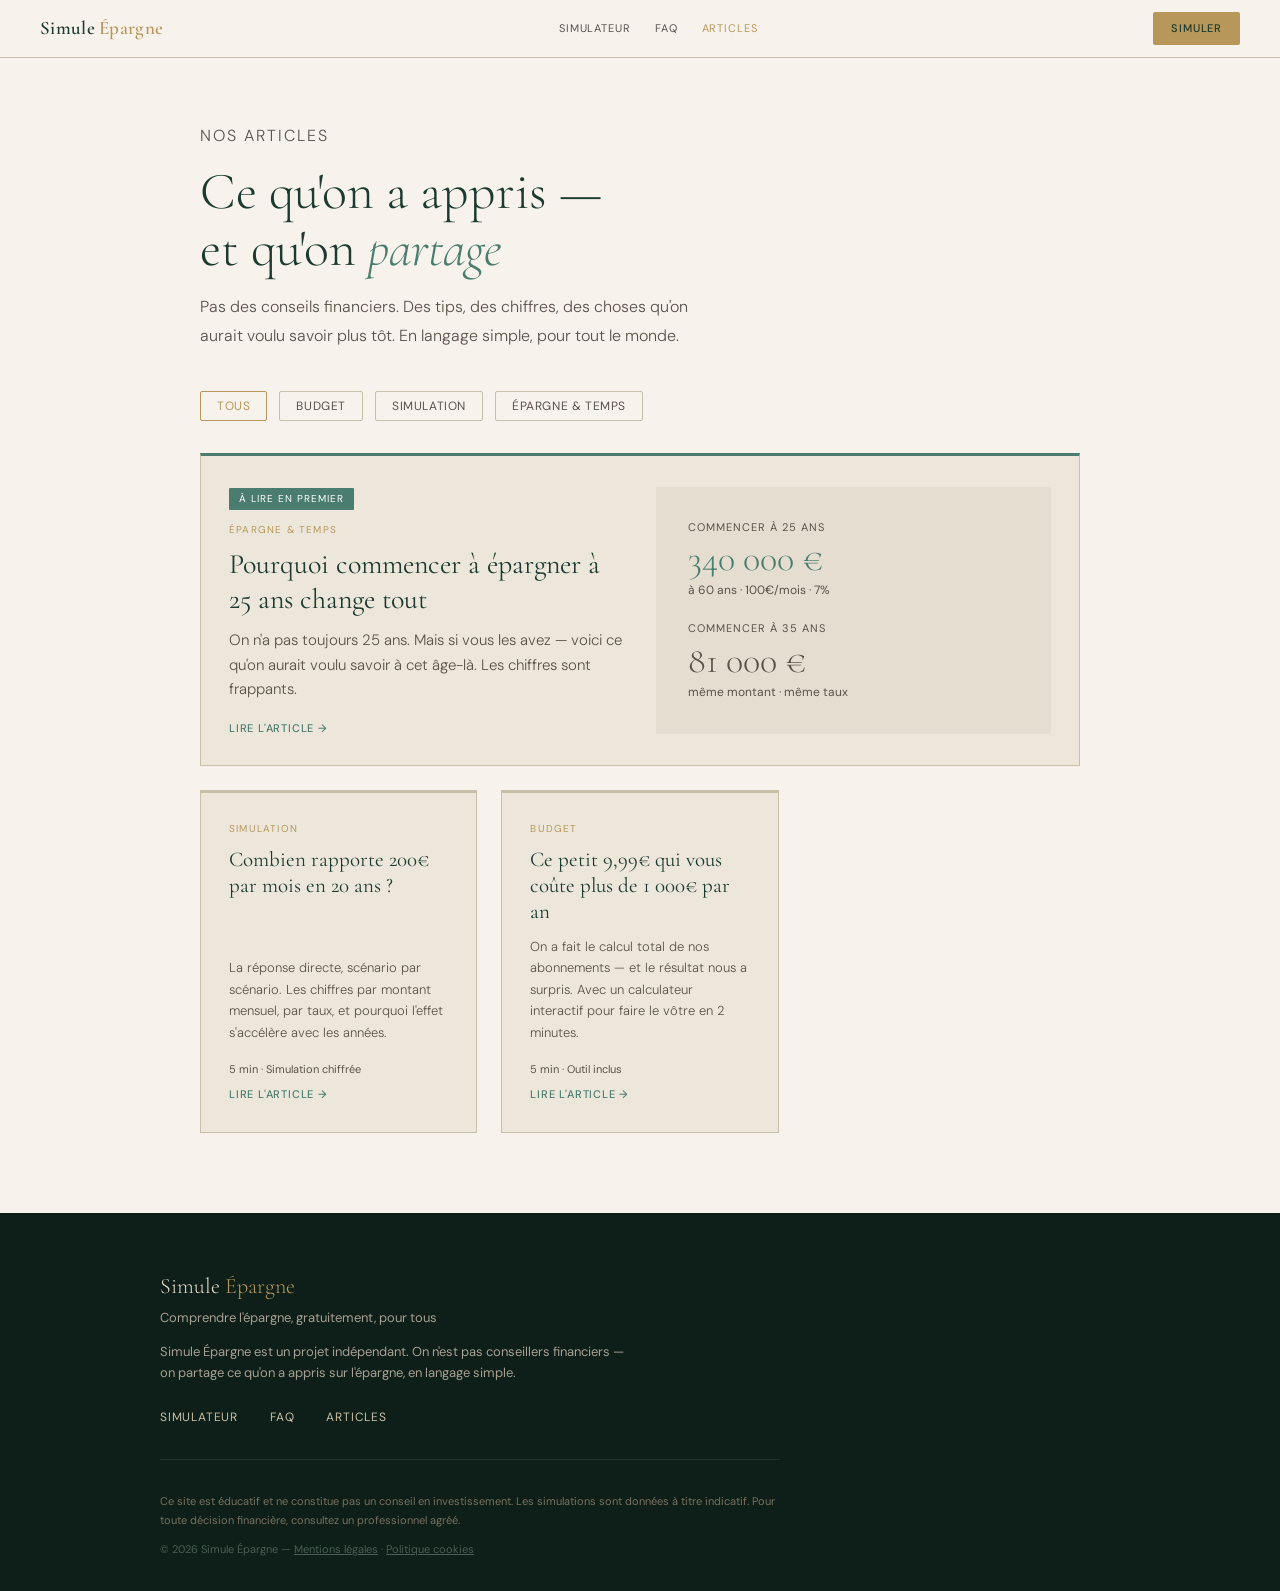
<file: articles/index.html>
<!DOCTYPE html>
<html lang="fr">
<head>
<meta charset="UTF-8">
<meta name="viewport" content="width=device-width, initial-scale=1.0">
<title>Tous les articles — Simule Épargne</title>
<meta name="description" content="Nos articles sur l'épargne, le budget et l'investissement — expliqués simplement, sans jargon.">
<meta name="robots" content="index, follow">
<link rel="canonical" href="https://simulepargne.com/articles/">
<link rel="preconnect" href="https://fonts.googleapis.com">
<link href="https://fonts.googleapis.com/css2?family=Cormorant+Garamond:ital,wght@0,300;0,400;0,600;1,300;1,400&family=DM+Sans:wght@300;400;500&display=swap" rel="stylesheet">
<style>
*,*::before,*::after{box-sizing:border-box;margin:0;padding:0}
:root{--gold:#B8975A;--gold-lt:#D4B882;--sage:#4A7C6F;--cream:#F7F3EC;--cream2:#EDE7DB;--cream3:#E4DDD0;--muted:#5A5248;--border:#C8BFA8;--dark:#0D1F18}
html{scroll-behavior:smooth}
body{font-family:'DM Sans',sans-serif;background:#F7F3EC;color:#1C3A2F;font-size:16px;line-height:1.6}
a:focus-visible{outline:3px solid var(--gold);outline-offset:3px;border-radius:2px}
/* Page padding for fixed nav */
body{padding-top:58px}
/* HERO */
.page-hero{padding:4rem 2.5rem 2.5rem;max-width:960px;margin:0 auto}
.eyebrow{font-size:10px;letter-spacing:2px;text-transform:uppercase;color:var(--gold);margin-bottom:.75rem}
.page-hero h1{font-family:'Cormorant Garamond',serif;font-size:clamp(32px,5vw,52px);font-weight:300;line-height:1.1;color:#1C3A2F;margin-bottom:1rem}
.page-hero h1 em{font-style:italic;color:var(--sage)}
.page-hero p{font-size:16px;line-height:1.8;color:#5A5248;font-weight:300;max-width:520px}
/* FILTRES */
.filters{max-width:960px;margin:0 auto;padding:0 2.5rem 2rem;display:flex;gap:.75rem;flex-wrap:wrap}
.filter-btn{background:none;border:1px solid var(--border);padding:6px 16px;font-size:12px;letter-spacing:.6px;text-transform:uppercase;color:#5A5248;cursor:pointer;border-radius:2px;transition:all .2s;font-family:'DM Sans',sans-serif}
.filter-btn:hover,.filter-btn.active{border-color:var(--gold);color:var(--gold)}
/* GRILLE */
.articles-container{max-width:960px;margin:0 auto;padding:0 2.5rem 5rem}
.articles-grid{display:grid;grid-template-columns:repeat(3,1fr);gap:1.5rem}
.article-card{background:#EDE7DB;border:1px solid var(--border);border-top:3px solid var(--border);padding:1.75rem;display:flex;flex-direction:column;text-decoration:none;transition:border-top-color .2s,transform .2s}
.article-card:hover{border-top-color:var(--gold);transform:translateY(-2px)}
.article-card-tag{font-size:10px;letter-spacing:1.2px;text-transform:uppercase;color:var(--gold);margin-bottom:.6rem}
.article-card-title{font-family:'Cormorant Garamond',serif;font-size:21px;font-weight:400;color:#1C3A2F;line-height:1.25;margin-bottom:.65rem;flex:1}
.article-card-desc{font-size:13px;color:#5A5248;line-height:1.65;font-weight:300;margin-bottom:1.1rem}
.article-card-meta{font-size:11px;color:#5A5248;margin-bottom:.5rem}
.article-card-link{font-size:11px;letter-spacing:.8px;text-transform:uppercase;color:var(--sage);font-weight:500}
/* FEATURED */
.article-card.featured{grid-column:1/-1;display:grid;grid-template-columns:1fr 1fr;gap:2rem;align-items:center;border-top-color:var(--sage)}
.article-card.featured:hover{border-top-color:var(--gold)}
.article-card.featured .article-card-title{font-size:28px}
.article-card.featured .article-card-desc{font-size:15px}
.featured-badge{display:inline-block;font-size:10px;letter-spacing:1px;text-transform:uppercase;background:var(--sage);color:#fff;padding:3px 10px;border-radius:1px;margin-bottom:.75rem}
.featured-stat{background:#E4DDD0;border-radius:2px;padding:2rem;display:flex;flex-direction:column;gap:1.25rem}
.featured-stat-label{font-size:11px;text-transform:uppercase;letter-spacing:1px;color:#5A5248;margin-bottom:.3rem}
.featured-stat-val{font-family:'Cormorant Garamond',serif;font-size:36px;font-weight:300;line-height:1}
.featured-stat-val.good{color:var(--sage)}
.featured-stat-val.muted{color:#5A5248}
.featured-stat-sub{font-size:12px;color:#5A5248;margin-top:.25rem}
@media(max-width:768px){
  .articles-grid{grid-template-columns:1fr}
  .article-card.featured{grid-column:auto;grid-template-columns:1fr}
  .featured-stat{display:none}
  .page-hero,.filters,.articles-container{padding-left:1.5rem;padding-right:1.5rem}
}
/* ── NAV ── */
body>nav{position:fixed;top:0;left:0;right:0;z-index:100;display:flex;align-items:center;flex-wrap:nowrap;padding:0 2.5rem;height:58px;background:#F7F3EC;border-bottom:1px solid #C8BFA8;overflow:hidden}
.nav-brand{font-family:'Cormorant Garamond',serif;font-size:19px;font-weight:600;color:#1C3A2F;text-decoration:none;letter-spacing:.3px;flex-shrink:0;white-space:nowrap}
.nav-brand span{color:#B8975A}
.nav-links{display:flex;gap:1.5rem;align-items:center;flex:1;justify-content:center}
.nav-links a{font-size:11px;letter-spacing:.9px;text-transform:uppercase;color:#5A5248;text-decoration:none;transition:color .2s;white-space:nowrap;flex-shrink:0}
.nav-links a:hover{color:#1C3A2F}
.nav-links a.nav-articles{color:#B8975A}
.nav-links a.nav-articles:hover{color:#D4B882}
.nav-cta{background:#B8975A;color:#1C3A2F;font-size:11px;letter-spacing:.8px;text-transform:uppercase;padding:8px 18px;text-decoration:none;transition:background .2s;border-radius:2px;flex-shrink:0;font-weight:500;white-space:nowrap}
.nav-cta:hover{background:#D4B882}
.nav-mobile-btn{display:none;background:none;border:none;cursor:pointer;padding:4px;color:#1C3A2F;flex-shrink:0}
.nav-mobile-btn svg{width:22px;height:22px;stroke:currentColor;fill:none;stroke-width:2}
.nav-mobile-panel{position:fixed;top:58px;left:0;right:0;background:#F7F3EC;border-bottom:1px solid #C8BFA8;padding:1rem 2.5rem;z-index:99;flex-direction:column;gap:.75rem;display:none !important}
.nav-mobile-panel.open{display:flex !important}
.nav-mobile-panel a{font-size:13px;letter-spacing:.8px;text-transform:uppercase;color:#5A5248;text-decoration:none;padding:.5rem 0;border-bottom:1px solid #C8BFA8}
.nav-mobile-panel a:last-child{border-bottom:none;color:#B8975A}
@media(max-width:900px){
  .nav-links{display:none}
  .nav-mobile-btn{display:block;margin-left:auto}
  body>nav{padding:0 1.5rem}
  .nav-cta{display:none}
}
/* ── FOOTER ── */
footer{background:#0D1F18;padding:3.5rem 2.5rem 2rem}
.foot-inner{max-width:960px;margin:0 auto}
.foot-brand{font-family:'Cormorant Garamond',serif;font-size:22px;font-weight:300;color:#E8DDD0;display:block}
.foot-brand span{color:#B8975A}
.foot-tagline{font-size:13px;color:#A89F94;margin-top:.25rem}
.foot-about{font-size:13px;color:#A89F94;margin-top:.75rem;max-width:480px;line-height:1.65}
.foot-nav{display:flex;gap:2rem;flex-wrap:wrap;margin-top:1.5rem}
.foot-nav a{font-size:12px;letter-spacing:.8px;text-transform:uppercase;color:#C8BFA8;text-decoration:none;transition:color .2s}
.foot-nav a:hover{color:#B8975A}
.foot-disc{font-size:11px;line-height:1.7;color:#7A7060;max-width:620px;margin-top:2rem;padding-top:2rem;border-top:1px solid rgba(255,255,255,.08)}
.foot-copy{font-size:11px;color:#4A5E55;margin-top:.75rem}
.foot-copy a{color:#4A5E55;text-decoration:underline}
.foot-copy a:hover{color:#C8BFA8}
</style>
</head>
<body>

<nav role="navigation" aria-label="Navigation principale">
  <a class="nav-brand" href="../index.html">Simule<span> Épargne</span></a>
  <div class="nav-links">
    <a href="../index.html#simulateur">Simulateur</a>
    <a href="../index.html#faq">FAQ</a>
    <a href="../articles/index.html" class="nav-articles">Articles</a>
  </div>
  <button class="nav-mobile-btn" aria-label="Ouvrir le menu" aria-expanded="false" aria-controls="nav-mobile-panel" id="nav-mobile-btn">
    <svg viewBox="0 0 24 24" aria-hidden="true"><line x1="3" y1="6" x2="21" y2="6"/><line x1="3" y1="12" x2="21" y2="12"/><line x1="3" y1="18" x2="21" y2="18"/></svg>
  </button>
  <a class="nav-cta" href="../index.html#simulateur">Simuler</a>
</nav>
<div class="nav-mobile-panel" id="nav-mobile-panel" role="navigation" aria-label="Menu mobile">
  <a href="../index.html#simulateur">Simulateur</a>
  <a href="../index.html#faq">FAQ</a>
  <a href="../articles/index.html">Articles →</a>
</div>

<div class="page-hero">
  <p class="eyebrow">Nos articles</p>
  <h1>Ce qu'on a appris —<br>et qu'on <em>partage</em></h1>
  <p>Pas des conseils financiers. Des tips, des chiffres, des choses qu'on aurait voulu savoir plus tôt. En langage simple, pour tout le monde.</p>
</div>

<div class="filters" role="group" aria-label="Filtrer les articles">
  <button class="filter-btn active" data-cat="tous" aria-pressed="true">Tous</button>
  <button class="filter-btn" data-cat="budget" aria-pressed="false">Budget</button>
  <button class="filter-btn" data-cat="simulation" aria-pressed="false">Simulation</button>
  <button class="filter-btn" data-cat="temps" aria-pressed="false">Épargne & temps</button>
</div>

<div class="articles-container">
  <div class="articles-grid">

    <a class="article-card featured" href="pourquoi-commencer-jeune.html" data-cat="temps" aria-label="Lire : Pourquoi commencer à 25 ans change tout">
      <div>
        <span class="featured-badge">À lire en premier</span>
        <div class="article-card-tag">Épargne & temps</div>
        <div class="article-card-title">Pourquoi commencer à épargner à 25 ans change tout</div>
        <div class="article-card-desc">On n'a pas toujours 25 ans. Mais si vous les avez — voici ce qu'on aurait voulu savoir à cet âge-là. Les chiffres sont frappants.</div>
        <div class="article-card-link">Lire l'article →</div>
      </div>
      <div class="featured-stat">
        <div>
          <div class="featured-stat-label">Commencer à 25 ans</div>
          <div class="featured-stat-val good">340 000 €</div>
          <div class="featured-stat-sub">à 60 ans · 100€/mois · 7%</div>
        </div>
        <div>
          <div class="featured-stat-label">Commencer à 35 ans</div>
          <div class="featured-stat-val muted">81 000 €</div>
          <div class="featured-stat-sub">même montant · même taux</div>
        </div>
      </div>
    </a>

    <a class="article-card" href="combien-rapporte-200-euros-par-mois.html" data-cat="simulation" aria-label="Lire : Combien rapporte 200€ par mois">
      <div class="article-card-tag">Simulation</div>
      <div class="article-card-title">Combien rapporte 200€ par mois en 20 ans ?</div>
      <div class="article-card-desc">La réponse directe, scénario par scénario. Les chiffres par montant mensuel, par taux, et pourquoi l'effet s'accélère avec les années.</div>
      <div class="article-card-meta">5 min · Simulation chiffrée</div>
      <div class="article-card-link">Lire l'article →</div>
    </a>

    <a class="article-card" href="controle-abonnements.html" data-cat="budget" aria-label="Lire : Ce petit 9,99€">
      <div class="article-card-tag">Budget</div>
      <div class="article-card-title">Ce petit 9,99€ qui vous coûte plus de 1 000€ par an</div>
      <div class="article-card-desc">On a fait le calcul total de nos abonnements — et le résultat nous a surpris. Avec un calculateur interactif pour faire le vôtre en 2 minutes.</div>
      <div class="article-card-meta">5 min · Outil inclus</div>
      <div class="article-card-link">Lire l'article →</div>
    </a>

  </div>
</div>

<footer role="contentinfo">
  <div class="foot-inner">
    <div class="foot-brand">Simule<span> Épargne</span></div>
    <p class="foot-tagline">Comprendre l'épargne, gratuitement, pour tous</p>
    <p class="foot-about">Simule Épargne est un projet indépendant. On n'est pas conseillers financiers — on partage ce qu'on a appris sur l'épargne, en langage simple.</p>
    <nav class="foot-nav" aria-label="Navigation footer">
      <a href="../index.html#simulateur">Simulateur</a>
      <a href="../index.html#faq">FAQ</a>
      <a href="../articles/index.html">Articles</a>
    </nav>
    <p class="foot-disc">Ce site est éducatif et ne constitue pas un conseil en investissement. Les simulations sont données à titre indicatif. Pour toute décision financière, consultez un professionnel agréé.</p>
    <p class="foot-copy">© 2026 Simule Épargne — <a href="../mentions-legales.html">Mentions légales</a> · <a href="../politique-cookies.html">Politique cookies</a></p>
  </div>
</footer>

<script>
// Filtres
document.querySelectorAll('.filter-btn').forEach(btn=>{
  btn.addEventListener('click',()=>{
    document.querySelectorAll('.filter-btn').forEach(b=>{b.classList.remove('active');b.setAttribute('aria-pressed','false')});
    btn.classList.add('active');btn.setAttribute('aria-pressed','true');
    const cat=btn.dataset.cat;
    document.querySelectorAll('.article-card').forEach(card=>{
      card.style.display=(cat==='tous'||card.dataset.cat===cat)?'':'none';
    });
  });
});
// Mobile menu
(function(){
  var btn=document.getElementById('nav-mobile-btn');
  var panel=document.getElementById('nav-mobile-panel');
  if(!btn||!panel)return;
  btn.addEventListener('click',function(){
    var open=panel.classList.toggle('open');
    btn.setAttribute('aria-expanded',open?'true':'false');
    btn.querySelector('svg').innerHTML=open
      ?'<line x1="3" y1="6" x2="21" y2="18"/><line x1="3" y1="18" x2="21" y2="6"/>'
      :'<line x1="3" y1="6" x2="21" y2="6"/><line x1="3" y1="12" x2="21" y2="12"/><line x1="3" y1="18" x2="21" y2="18"/>';
  });
  panel.querySelectorAll('a').forEach(function(a){
    a.addEventListener('click',function(){panel.classList.remove('open');btn.setAttribute('aria-expanded','false');});
  });
})();
</script>
<script>
(function(){
  var btn=document.getElementById('nav-mobile-btn');
  var panel=document.getElementById('nav-mobile-panel');
  if(!btn||!panel)return;
  btn.addEventListener('click',function(){
    var open=panel.classList.toggle('open');
    btn.setAttribute('aria-expanded',open?'true':'false');
    btn.querySelector('svg').innerHTML=open
      ?'<line x1="3" y1="6" x2="21" y2="18"/><line x1="3" y1="18" x2="21" y2="6"/>'
      :'<line x1="3" y1="6" x2="21" y2="6"/><line x1="3" y1="12" x2="21" y2="12"/><line x1="3" y1="18" x2="21" y2="18"/>';
  });
  panel.querySelectorAll('a').forEach(function(a){
    a.addEventListener('click',function(){
      panel.classList.remove('open');
      btn.setAttribute('aria-expanded','false');
    });
  });
})();
</script>
</body>
</html>
</file>
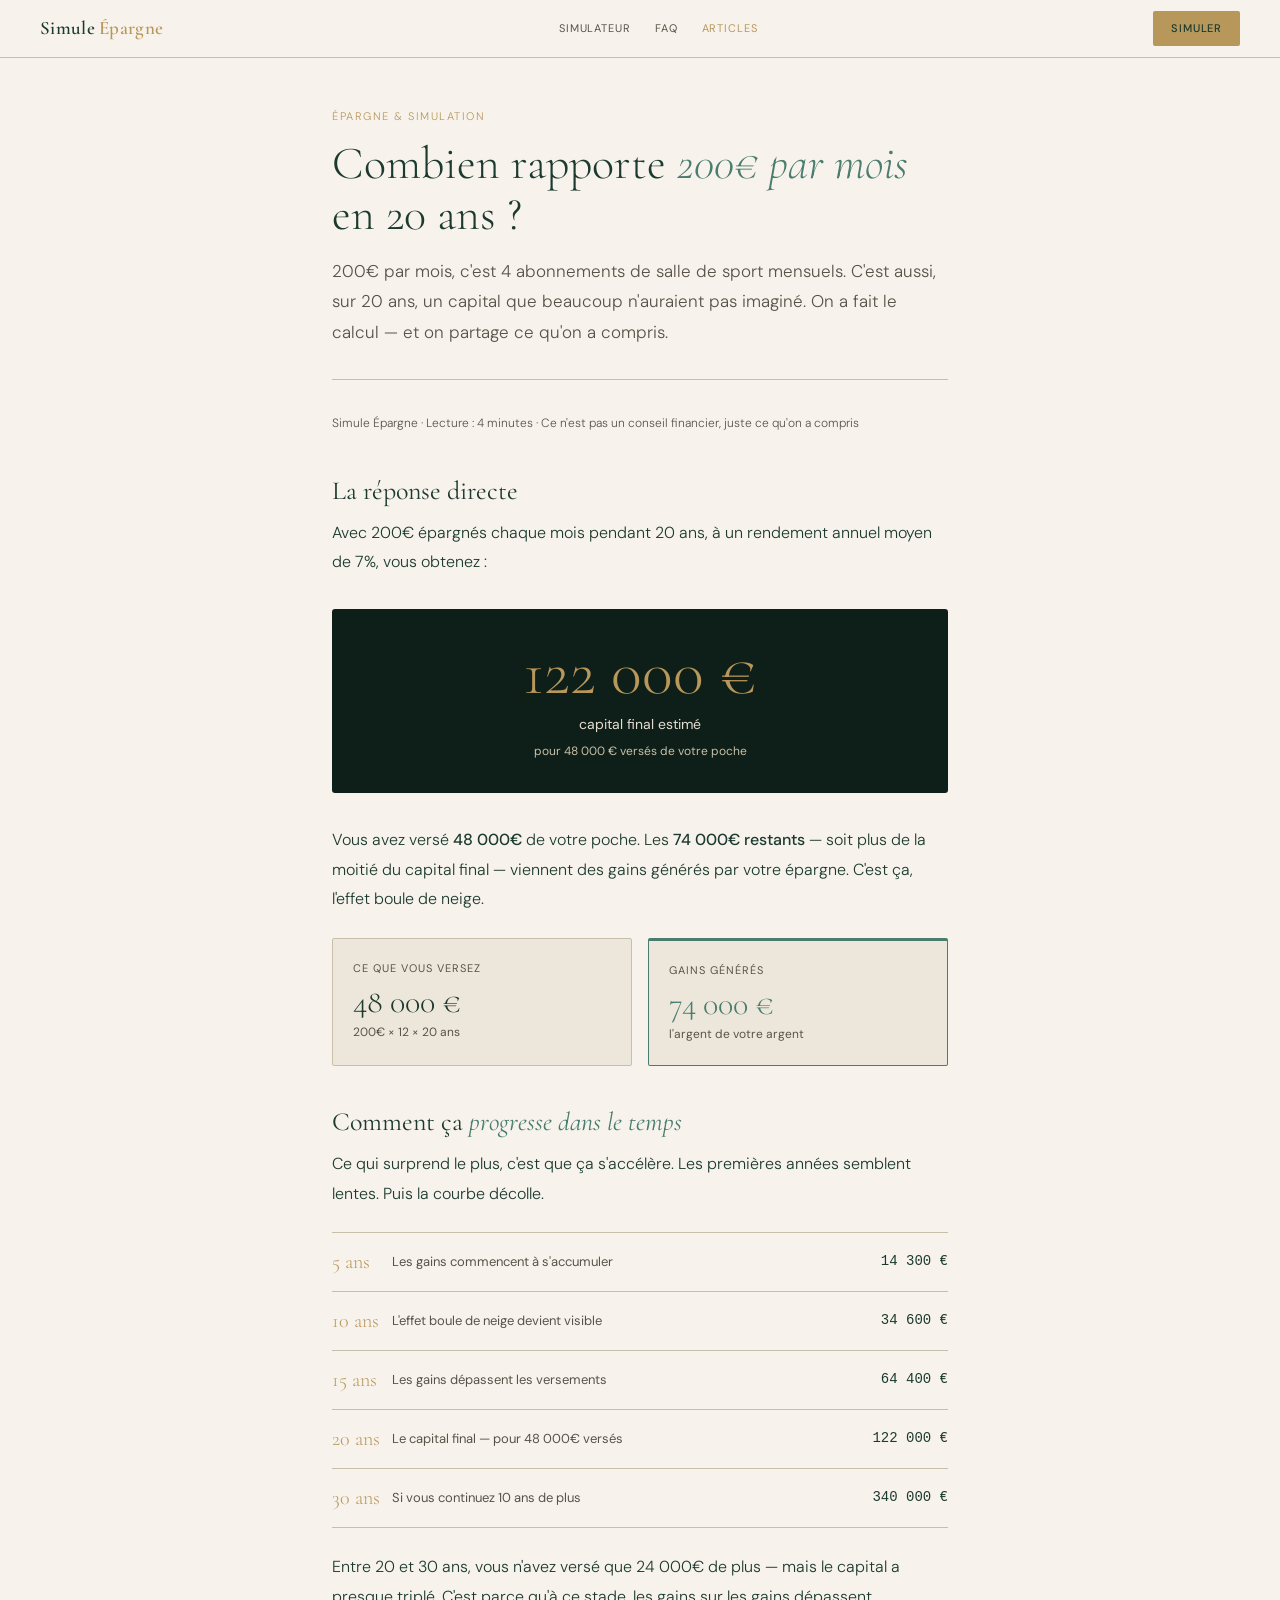
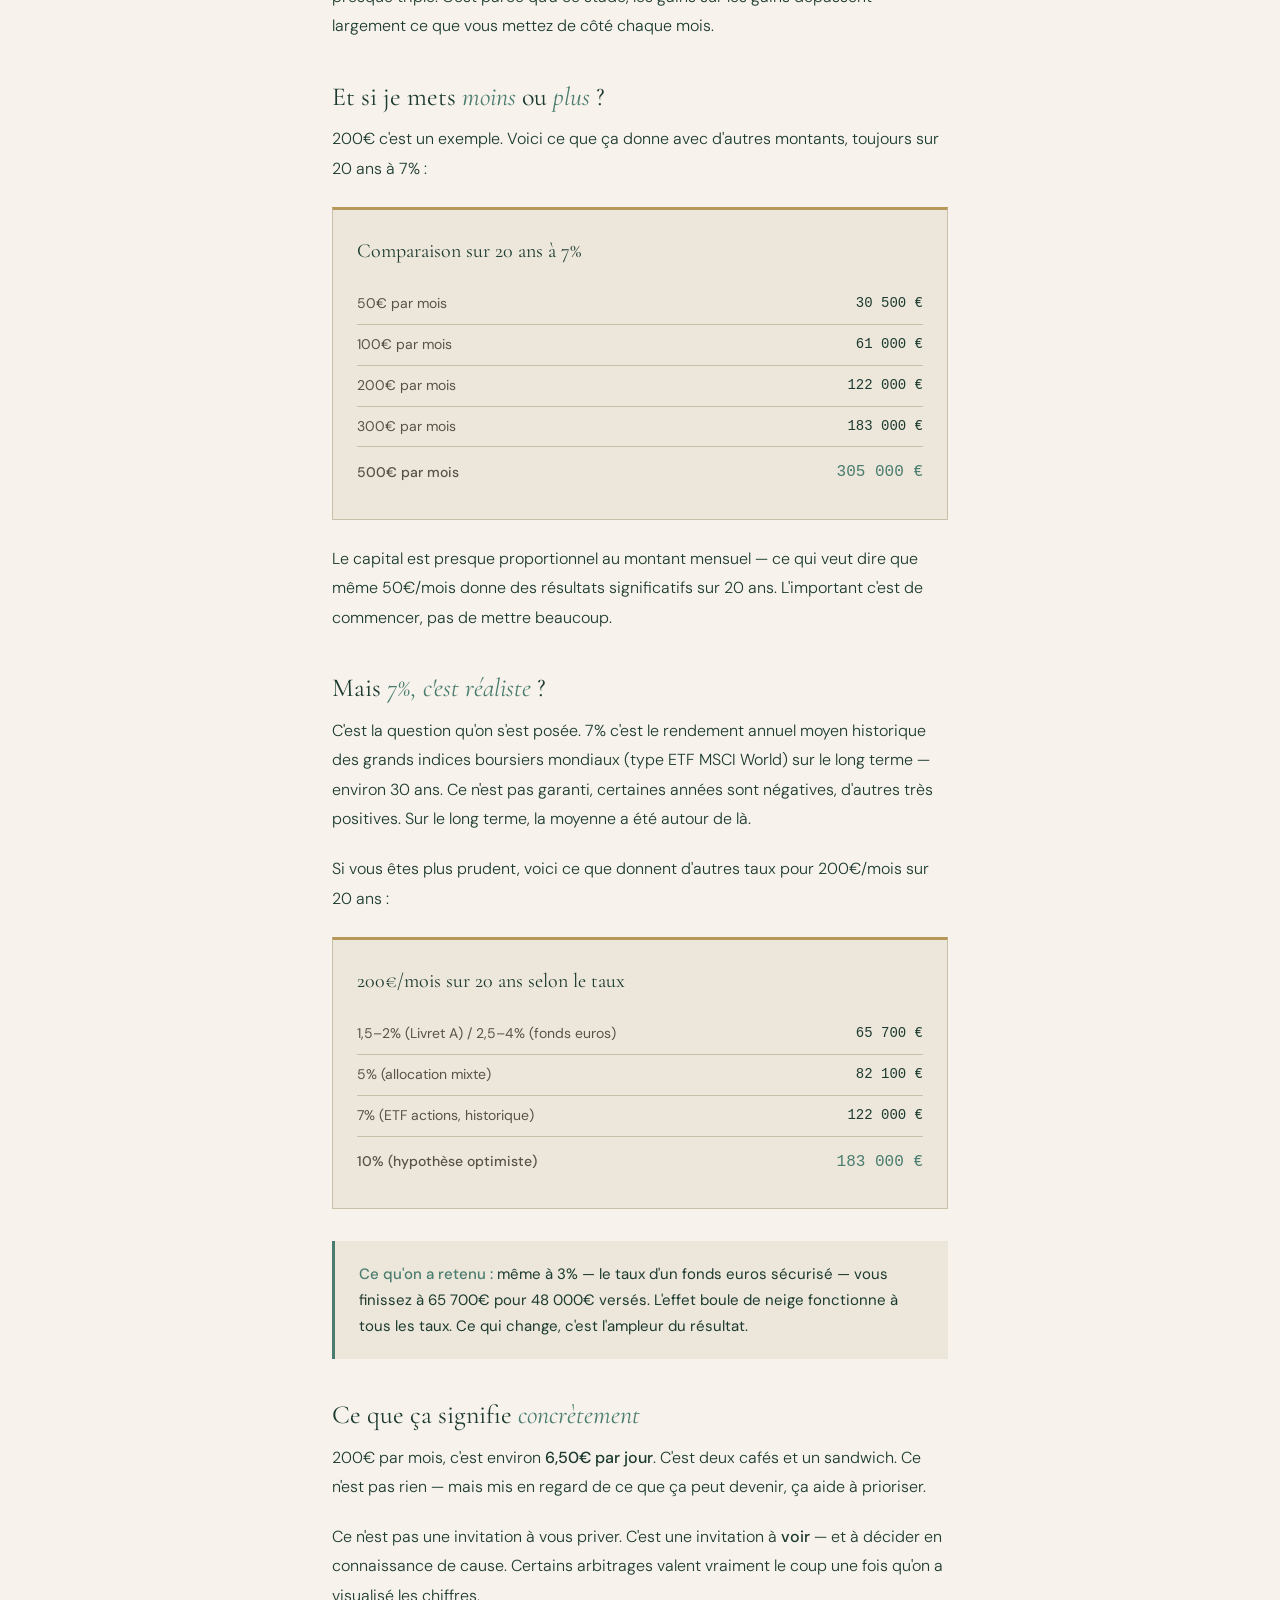
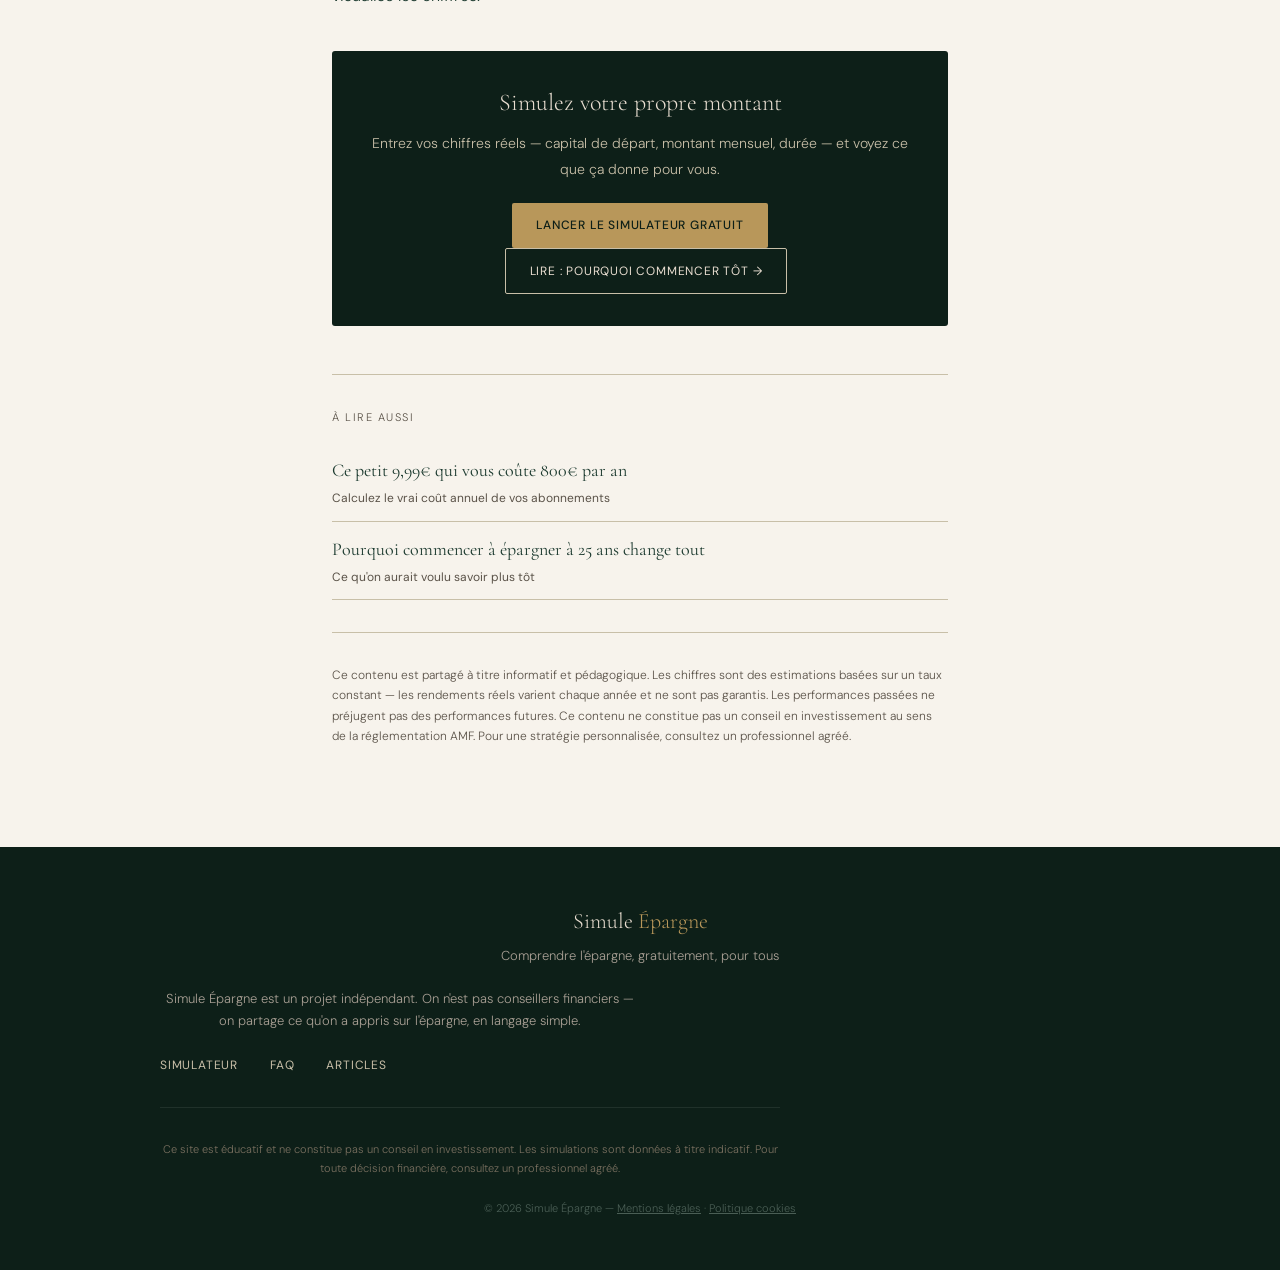
<file: articles/combien-rapporte-200-euros-par-mois.html>
<!DOCTYPE html>
<html lang="fr">
<head>
<meta charset="UTF-8">
<meta name="viewport" content="width=device-width, initial-scale=1.0">
<title>Combien rapporte 200€ par mois en 20 ans ? — Simule Épargne</title>
<meta name="description" content="200€ par mois, c'est 4 abonnements de salle de sport mensuels. En 20 ans à 7%, ça devient 122 000€. On vous explique pourquoi — et comment visualiser votre propre scénario.">
<meta name="robots" content="index, follow">
<link rel="canonical" href="https://simulepargne.com/articles/combien-rapporte-200-euros-par-mois">
<meta property="og:type" content="article">
<meta property="og:title" content="Combien rapporte 200€ par mois en 20 ans ?">
<meta property="og:description" content="200€/mois pendant 20 ans = 122 000€. On vous explique pourquoi et comment visualiser votre scénario.">
<meta property="og:url" content="https://simulepargne.com/articles/combien-rapporte-200-euros-par-mois">
<meta property="og:locale" content="fr_FR">
<script type="application/ld+json">
{
  "@context": "https://schema.org",
  "@type": "Article",
  "headline": "Combien rapporte 200€ par mois en 20 ans ?",
  "description": "200€ par mois pendant 20 ans à 7% = 122 000€. On vous explique l'effet boule de neige en langage simple.",
  "url": "https://simulepargne.com/articles/combien-rapporte-200-euros-par-mois",
  "inLanguage": "fr-FR",
  "publisher": {"@type":"Organization","name":"Simule Épargne","url":"https://simulepargne.com"},
  "datePublished": "2026-03-01"
}
</script>
<link rel="preconnect" href="https://fonts.googleapis.com">
<link href="https://fonts.googleapis.com/css2?family=Cormorant+Garamond:ital,wght@0,300;0,400;0,600;1,300;1,400&family=DM+Sans:wght@300;400;500&display=swap" rel="stylesheet">
<style>
*,*::before,*::after{box-sizing:border-box;margin:0;padding:0}
:root{
  --forest:#1C3A2F;--sage:#4A7C6F;--gold:#B8975A;--gold-lt:#D4B882;
  --bg:#F7F3EC;--bg2:#EDE7DB;--bg3:#E4DDD0;
  --text:#1C3A2F;--text-muted:#5A5248;
  --border:#C8BFA8;--dark:#0D1F18;
  --red:#B94040;--white:#FFFFFF;
}

html{scroll-behavior:smooth}
body{padding-top:58px;font-family:'DM Sans',sans-serif;background:#F7F3EC;color:#1C3A2F;line-height:1.7;font-size:16px}
a:focus-visible{outline:3px solid var(--gold);outline-offset:3px;border-radius:2px}
.nav-brand{font-family:'Cormorant Garamond',serif;font-size:18px;font-weight:600;color:#1C3A2F;text-decoration:none}
.nav-brand span{color:var(--gold)}
.nav-back{font-size:12px;letter-spacing:.8px;text-transform:uppercase;color:#C8BFA8;text-decoration:none;transition:color .2s}
.nav-back:hover{color:var(--gold)}
.wrap{max-width:680px;margin:0 auto;padding:3rem 2rem 5rem}
.tag{font-size:11px;letter-spacing:1.5px;text-transform:uppercase;color:var(--gold);margin-bottom:.75rem}
h1{font-family:'Cormorant Garamond',serif;font-size:clamp(30px,5vw,46px);font-weight:300;line-height:1.1;color:#1C3A2F;margin-bottom:1rem}
h1 em{font-style:italic;color:var(--sage)}
.intro{font-size:17px;line-height:1.8;color:#5A5248;font-weight:300;margin-bottom:2rem;padding-bottom:2rem;border-bottom:1px solid var(--border)}
.meta{font-size:12px;color:#5A5248;margin-bottom:2.5rem}
h2{font-family:'Cormorant Garamond',serif;font-size:26px;font-weight:400;color:#1C3A2F;margin:2.5rem 0 .75rem;line-height:1.2}
h2 em{font-style:italic;color:var(--sage)}
p{font-size:16px;line-height:1.85;color:#1C3A2F;margin-bottom:1.25rem;font-weight:300}
strong{font-weight:500}
.big-stat{background:var(--dark);padding:2rem;margin:2rem 0;border-radius:3px;text-align:center}
.big-stat .num{font-family:'Cormorant Garamond',serif;font-size:64px;font-weight:300;color:var(--gold);line-height:1;display:block}
.big-stat .label{font-size:14px;color:#E8DDD0;margin-top:.5rem;display:block}
.big-stat .sub{font-size:12px;color:#C8BFA8;margin-top:.25rem;display:block}
.compare-grid{display:grid;grid-template-columns:1fr 1fr;gap:1rem;margin:1.5rem 0}
.compare-card{background:#EDE7DB;border:1px solid var(--border);padding:1.25rem;border-radius:2px}
.compare-card.accent{border-color:var(--sage);border-top:3px solid var(--sage)}
.compare-card .c-label{font-size:11px;letter-spacing:1px;text-transform:uppercase;color:#5A5248;margin-bottom:.5rem}
.compare-card .c-val{font-family:'Cormorant Garamond',serif;font-size:32px;font-weight:300;color:#1C3A2F;line-height:1}
.compare-card .c-sub{font-size:12px;color:#5A5248;margin-top:.3rem}
.compare-card.accent .c-val{color:var(--sage)}
.timeline{margin:1.5rem 0;display:flex;flex-direction:column;gap:0}
.tl-row{display:grid;grid-template-columns:60px 1fr 120px;align-items:center;padding:.75rem 0;border-bottom:1px solid var(--border)}
.tl-row:first-child{border-top:1px solid var(--border)}
.tl-year{font-family:'Cormorant Garamond',serif;font-size:20px;color:var(--gold);font-weight:300}
.tl-desc{font-size:13px;color:#5A5248}
.tl-val{font-family:'Courier New',monospace;font-size:14px;color:#1C3A2F;text-align:right;font-weight:500}
.callout{background:#EDE7DB;border-left:3px solid var(--sage);padding:1.25rem 1.5rem;margin:2rem 0;font-size:15px;line-height:1.75;color:#1C3A2F}
.callout strong{color:var(--sage)}
.scenario-block{background:#EDE7DB;border:1px solid var(--border);padding:1.5rem;margin:1.5rem 0;border-top:3px solid var(--gold)}
.scenario-block h3{font-family:'Cormorant Garamond',serif;font-size:20px;font-weight:400;color:#1C3A2F;margin-bottom:1rem}
.scenario-row{display:flex;justify-content:space-between;align-items:center;padding:.5rem 0;border-bottom:1px solid var(--border);font-size:14px}
.scenario-row:last-child{border-bottom:none;font-weight:500;padding-top:.75rem}
.scenario-row .s-label{color:#5A5248}
.scenario-row .s-val{font-family:'Courier New',monospace;color:#1C3A2F}
.scenario-row.total .s-val{color:var(--sage);font-size:16px}
.cta-block{background:var(--dark);padding:2rem;margin:2.5rem 0;text-align:center;border-radius:3px}
.cta-block h3{font-family:'Cormorant Garamond',serif;font-size:24px;font-weight:300;color:#E8DDD0;margin-bottom:.5rem}
.cta-block p{font-size:14px;color:#C8BFA8;margin-bottom:1.25rem}
.btn-cta{display:inline-block;background:var(--gold);color:var(--dark);font-size:12px;font-weight:500;letter-spacing:.8px;text-transform:uppercase;padding:12px 24px;text-decoration:none;border-radius:2px;transition:background .2s}
.btn-cta:hover{background:var(--gold-lt)}
.btn-ghost{display:inline-block;background:transparent;color:#E8DDD0;font-size:12px;letter-spacing:.8px;text-transform:uppercase;padding:12px 24px;text-decoration:none;border:1.5px solid #C8BFA8;border-radius:2px;margin-left:.75rem;transition:all .2s}
.btn-ghost:hover{border-color:#E8DDD0;color:#E8DDD0}
.related{margin-top:3rem;padding-top:2rem;border-top:1px solid var(--border)}
.related-label{font-size:11px;letter-spacing:1.5px;text-transform:uppercase;color:#5A5248;margin-bottom:1rem}
.related-link{display:block;font-family:'Cormorant Garamond',serif;font-size:18px;color:#1C3A2F;text-decoration:none;padding:.75rem 0;border-bottom:1px solid var(--border);transition:color .2s}
.related-link:hover{color:var(--gold)}
.related-link span{font-size:12px;color:#5A5248;font-family:'DM Sans',sans-serif;display:block;margin-top:.15rem}
.disclaimer{font-size:12px;color:#5A5248;line-height:1.7;padding-top:2rem;margin-top:2rem;border-top:1px solid var(--border)}
footer{background:var(--dark);padding:2rem;text-align:center}
.foot-brand{font-family:'Cormorant Garamond',serif;font-size:18px;font-weight:300;color:#E8DDD0}
.foot-brand span{color:var(--gold)}
.foot-link{font-size:12px;color:#C8BFA8;text-decoration:none;margin-top:.25rem;display:block}
@media(max-width:600px){
  .compare-grid{grid-template-columns:1fr}
  .tl-row{grid-template-columns:50px 1fr 100px}
  .btn-ghost{display:block;margin-left:0;margin-top:.75rem}
}
/* ── NAV ── */
body>nav{position:fixed;top:0;left:0;right:0;z-index:100;display:flex;align-items:center;flex-wrap:nowrap;padding:0 2.5rem;height:58px;background:#F7F3EC;border-bottom:1px solid #C8BFA8;overflow:hidden}
.nav-brand{font-family:'Cormorant Garamond',serif;font-size:19px;font-weight:600;color:#1C3A2F;text-decoration:none;letter-spacing:.3px;flex-shrink:0;white-space:nowrap}
.nav-brand span{color:#B8975A}
.nav-links{display:flex;gap:1.5rem;align-items:center;flex:1;justify-content:center}
.nav-links a{font-size:11px;letter-spacing:.9px;text-transform:uppercase;color:#5A5248;text-decoration:none;transition:color .2s;white-space:nowrap;flex-shrink:0}
.nav-links a:hover{color:#1C3A2F}
.nav-links a.nav-articles{color:#B8975A}
.nav-links a.nav-articles:hover{color:#D4B882}
.nav-cta{background:#B8975A;color:#1C3A2F;font-size:11px;letter-spacing:.8px;text-transform:uppercase;padding:8px 18px;text-decoration:none;transition:background .2s;border-radius:2px;flex-shrink:0;font-weight:500;white-space:nowrap}
.nav-cta:hover{background:#D4B882}
.nav-mobile-btn{display:none;background:none;border:none;cursor:pointer;padding:4px;color:#1C3A2F;flex-shrink:0}
.nav-mobile-btn svg{width:22px;height:22px;stroke:currentColor;fill:none;stroke-width:2}
.nav-mobile-panel{position:fixed;top:58px;left:0;right:0;background:#F7F3EC;border-bottom:1px solid #C8BFA8;padding:1rem 2.5rem;z-index:99;flex-direction:column;gap:.75rem;display:none !important}
.nav-mobile-panel.open{display:flex !important}
.nav-mobile-panel a{font-size:13px;letter-spacing:.8px;text-transform:uppercase;color:#5A5248;text-decoration:none;padding:.5rem 0;border-bottom:1px solid #C8BFA8}
.nav-mobile-panel a:last-child{border-bottom:none;color:#B8975A}
@media(max-width:900px){
  .nav-links{display:none}
  .nav-mobile-btn{display:block;margin-left:auto}
  body>nav{padding:0 1.5rem}
  .nav-cta{display:none}
}
/* ── FOOTER ── */
footer{background:#0D1F18;padding:3.5rem 2.5rem 2rem}
.foot-inner{max-width:960px;margin:0 auto}
.foot-brand{font-family:'Cormorant Garamond',serif;font-size:22px;font-weight:300;color:#E8DDD0;display:block}
.foot-brand span{color:#B8975A}
.foot-tagline{font-size:13px;color:#A89F94;margin-top:.25rem}
.foot-about{font-size:13px;color:#A89F94;margin-top:.75rem;max-width:480px;line-height:1.65}
.foot-nav{display:flex;gap:2rem;flex-wrap:wrap;margin-top:1.5rem}
.foot-nav a{font-size:12px;letter-spacing:.8px;text-transform:uppercase;color:#C8BFA8;text-decoration:none;transition:color .2s}
.foot-nav a:hover{color:#B8975A}
.foot-disc{font-size:11px;line-height:1.7;color:#7A7060;max-width:620px;margin-top:2rem;padding-top:2rem;border-top:1px solid rgba(255,255,255,.08)}
.foot-copy{font-size:11px;color:#4A5E55;margin-top:.75rem}
.foot-copy a{color:#4A5E55;text-decoration:underline}
.foot-copy a:hover{color:#C8BFA8}
</style>
</head>
<body>
<nav role="navigation" aria-label="Navigation principale">
  <a class="nav-brand" href="../index.html">Simule<span> Épargne</span></a>
  <div class="nav-links">
    <a href="../index.html#simulateur">Simulateur</a>
    <a href="../index.html#faq">FAQ</a>
    <a href="../articles/index.html" class="nav-articles">Articles</a>
  </div>
  <button class="nav-mobile-btn" aria-label="Ouvrir le menu" aria-expanded="false" aria-controls="nav-mobile-panel" id="nav-mobile-btn">
    <svg viewBox="0 0 24 24" aria-hidden="true"><line x1="3" y1="6" x2="21" y2="6"/><line x1="3" y1="12" x2="21" y2="12"/><line x1="3" y1="18" x2="21" y2="18"/></svg>
  </button>
  <a class="nav-cta" href="../index.html#simulateur">Simuler</a>
</nav>
<div class="nav-mobile-panel" id="nav-mobile-panel" role="navigation" aria-label="Menu mobile">
  <a href="../index.html#simulateur">Simulateur</a>
  <a href="../index.html#faq">FAQ</a>
  <a href="../articles/index.html">Articles →</a>
</div>
<main class="wrap">
  <p class="tag">Épargne & simulation</p>
  <h1>Combien rapporte <em>200€ par mois</em><br>en 20 ans ?</h1>
  <p class="intro">200€ par mois, c'est 4 abonnements de salle de sport mensuels. C'est aussi, sur 20 ans, un capital que beaucoup n'auraient pas imaginé. On a fait le calcul — et on partage ce qu'on a compris.</p>
  <p class="meta">Simule Épargne · Lecture : 4 minutes · Ce n'est pas un conseil financier, juste ce qu'on a compris</p>

  <h2>La réponse directe</h2>
  <p>Avec 200€ épargnés chaque mois pendant 20 ans, à un rendement annuel moyen de 7%, vous obtenez :</p>

  <div class="big-stat" aria-label="Résultat : 122 000 euros">
    <span class="num">122 000 €</span>
    <span class="label">capital final estimé</span>
    <span class="sub">pour 48 000 € versés de votre poche</span>
  </div>

  <p>Vous avez versé <strong>48 000€</strong> de votre poche. Les <strong>74 000€ restants</strong> — soit plus de la moitié du capital final — viennent des gains générés par votre épargne. C'est ça, l'effet boule de neige.</p>

  <div class="compare-grid">
    <div class="compare-card">
      <div class="c-label">Ce que vous versez</div>
      <div class="c-val">48 000 €</div>
      <div class="c-sub">200€ × 12 × 20 ans</div>
    </div>
    <div class="compare-card accent">
      <div class="c-label">Gains générés</div>
      <div class="c-val">74 000 €</div>
      <div class="c-sub">l'argent de votre argent</div>
    </div>
  </div>

  <h2>Comment ça <em>progresse dans le temps</em></h2>
  <p>Ce qui surprend le plus, c'est que ça s'accélère. Les premières années semblent lentes. Puis la courbe décolle.</p>

  <div class="timeline" role="list" aria-label="Évolution du capital dans le temps">
    <div class="tl-row" role="listitem">
      <span class="tl-year">5 ans</span>
      <span class="tl-desc">Les gains commencent à s'accumuler</span>
      <span class="tl-val">14 300 €</span>
    </div>
    <div class="tl-row" role="listitem">
      <span class="tl-year">10 ans</span>
      <span class="tl-desc">L'effet boule de neige devient visible</span>
      <span class="tl-val">34 600 €</span>
    </div>
    <div class="tl-row" role="listitem">
      <span class="tl-year">15 ans</span>
      <span class="tl-desc">Les gains dépassent les versements</span>
      <span class="tl-val">64 400 €</span>
    </div>
    <div class="tl-row" role="listitem">
      <span class="tl-year">20 ans</span>
      <span class="tl-desc">Le capital final — pour 48 000€ versés</span>
      <span class="tl-val">122 000 €</span>
    </div>
    <div class="tl-row" role="listitem">
      <span class="tl-year">30 ans</span>
      <span class="tl-desc">Si vous continuez 10 ans de plus</span>
      <span class="tl-val">340 000 €</span>
    </div>
  </div>

  <p>Entre 20 et 30 ans, vous n'avez versé que 24 000€ de plus — mais le capital a presque triplé. C'est parce qu'à ce stade, les gains sur les gains dépassent largement ce que vous mettez de côté chaque mois.</p>

  <h2>Et si je mets <em>moins</em> ou <em>plus</em> ?</h2>
  <p>200€ c'est un exemple. Voici ce que ça donne avec d'autres montants, toujours sur 20 ans à 7% :</p>

  <div class="scenario-block">
    <h3>Comparaison sur 20 ans à 7%</h3>
    <div class="scenario-row"><span class="s-label">50€ par mois</span><span class="s-val">30 500 €</span></div>
    <div class="scenario-row"><span class="s-label">100€ par mois</span><span class="s-val">61 000 €</span></div>
    <div class="scenario-row"><span class="s-label">200€ par mois</span><span class="s-val">122 000 €</span></div>
    <div class="scenario-row"><span class="s-label">300€ par mois</span><span class="s-val">183 000 €</span></div>
    <div class="scenario-row total"><span class="s-label">500€ par mois</span><span class="s-val">305 000 €</span></div>
  </div>

  <p>Le capital est presque proportionnel au montant mensuel — ce qui veut dire que même 50€/mois donne des résultats significatifs sur 20 ans. L'important c'est de commencer, pas de mettre beaucoup.</p>

  <h2>Mais <em>7%, c'est réaliste</em> ?</h2>
  <p>C'est la question qu'on s'est posée. 7% c'est le rendement annuel moyen historique des grands indices boursiers mondiaux (type ETF MSCI World) sur le long terme — environ 30 ans. Ce n'est pas garanti, certaines années sont négatives, d'autres très positives. Sur le long terme, la moyenne a été autour de là.</p>
  <p>Si vous êtes plus prudent, voici ce que donnent d'autres taux pour 200€/mois sur 20 ans :</p>

  <div class="scenario-block">
    <h3>200€/mois sur 20 ans selon le taux</h3>
    <div class="scenario-row"><span class="s-label">1,5–2% (Livret A) / 2,5–4% (fonds euros)</span><span class="s-val">65 700 €</span></div>
    <div class="scenario-row"><span class="s-label">5% (allocation mixte)</span><span class="s-val">82 100 €</span></div>
    <div class="scenario-row"><span class="s-label">7% (ETF actions, historique)</span><span class="s-val">122 000 €</span></div>
    <div class="scenario-row total"><span class="s-label">10% (hypothèse optimiste)</span><span class="s-val">183 000 €</span></div>
  </div>

  <div class="callout">
    <strong>Ce qu'on a retenu :</strong> même à 3% — le taux d'un fonds euros sécurisé — vous finissez à 65 700€ pour 48 000€ versés. L'effet boule de neige fonctionne à tous les taux. Ce qui change, c'est l'ampleur du résultat.
  </div>

  <h2>Ce que ça signifie <em>concrètement</em></h2>
  <p>200€ par mois, c'est environ <strong>6,50€ par jour</strong>. C'est deux cafés et un sandwich. Ce n'est pas rien — mais mis en regard de ce que ça peut devenir, ça aide à prioriser.</p>
  <p>Ce n'est pas une invitation à vous priver. C'est une invitation à <strong>voir</strong> — et à décider en connaissance de cause. Certains arbitrages valent vraiment le coup une fois qu'on a visualisé les chiffres.</p>

  <div class="cta-block">
    <h3>Simulez votre propre montant</h3>
    <p>Entrez vos chiffres réels — capital de départ, montant mensuel, durée — et voyez ce que ça donne pour vous.</p>
    <a class="btn-cta" href="../index.html#simulateur">Lancer le simulateur gratuit</a>
    <a class="btn-ghost" href="pourquoi-commencer-jeune.html">Lire : pourquoi commencer tôt →</a>
  </div>

  <div class="related">
    <p class="related-label">À lire aussi</p>
    <a class="related-link" href="controle-abonnements.html">
      Ce petit 9,99€ qui vous coûte 800€ par an
      <span>Calculez le vrai coût annuel de vos abonnements</span>
    </a>
    <a class="related-link" href="pourquoi-commencer-jeune.html">
      Pourquoi commencer à épargner à 25 ans change tout
      <span>Ce qu'on aurait voulu savoir plus tôt</span>
    </a>
  </div>

  <p class="disclaimer">Ce contenu est partagé à titre informatif et pédagogique. Les chiffres sont des estimations basées sur un taux constant — les rendements réels varient chaque année et ne sont pas garantis. Les performances passées ne préjugent pas des performances futures. Ce contenu ne constitue pas un conseil en investissement au sens de la réglementation AMF. Pour une stratégie personnalisée, consultez un professionnel agréé.</p>
</main>
<footer role="contentinfo">
  <div class="foot-inner">
    <div class="foot-brand">Simule<span> Épargne</span></div>
    <p class="foot-tagline">Comprendre l'épargne, gratuitement, pour tous</p>
    <p class="foot-about">Simule Épargne est un projet indépendant. On n'est pas conseillers financiers — on partage ce qu'on a appris sur l'épargne, en langage simple.</p>
    <nav class="foot-nav" aria-label="Navigation footer">
      <a href="../index.html#simulateur">Simulateur</a>
      <a href="../index.html#faq">FAQ</a>
      <a href="../articles/index.html">Articles</a>
    </nav>
    <p class="foot-disc">Ce site est éducatif et ne constitue pas un conseil en investissement. Les simulations sont données à titre indicatif. Pour toute décision financière, consultez un professionnel agréé.</p>
    <p class="foot-copy">© 2026 Simule Épargne — <a href="../mentions-legales.html">Mentions légales</a> · <a href="../politique-cookies.html">Politique cookies</a></p>
  </div>
</footer>
<script>
(function(){
  var btn=document.getElementById('nav-mobile-btn');
  var panel=document.getElementById('nav-mobile-panel');
  if(!btn||!panel)return;
  btn.addEventListener('click',function(){
    var open=panel.classList.toggle('open');
    btn.setAttribute('aria-expanded',open?'true':'false');
    btn.querySelector('svg').innerHTML=open
      ?'<line x1="3" y1="6" x2="21" y2="18"/><line x1="3" y1="18" x2="21" y2="6"/>'
      :'<line x1="3" y1="6" x2="21" y2="6"/><line x1="3" y1="12" x2="21" y2="12"/><line x1="3" y1="18" x2="21" y2="18"/>';
  });
  panel.querySelectorAll('a').forEach(function(a){
    a.addEventListener('click',function(){
      panel.classList.remove('open');
      btn.setAttribute('aria-expanded','false');
    });
  });
})();
</script>
</body>
</html>
</file>
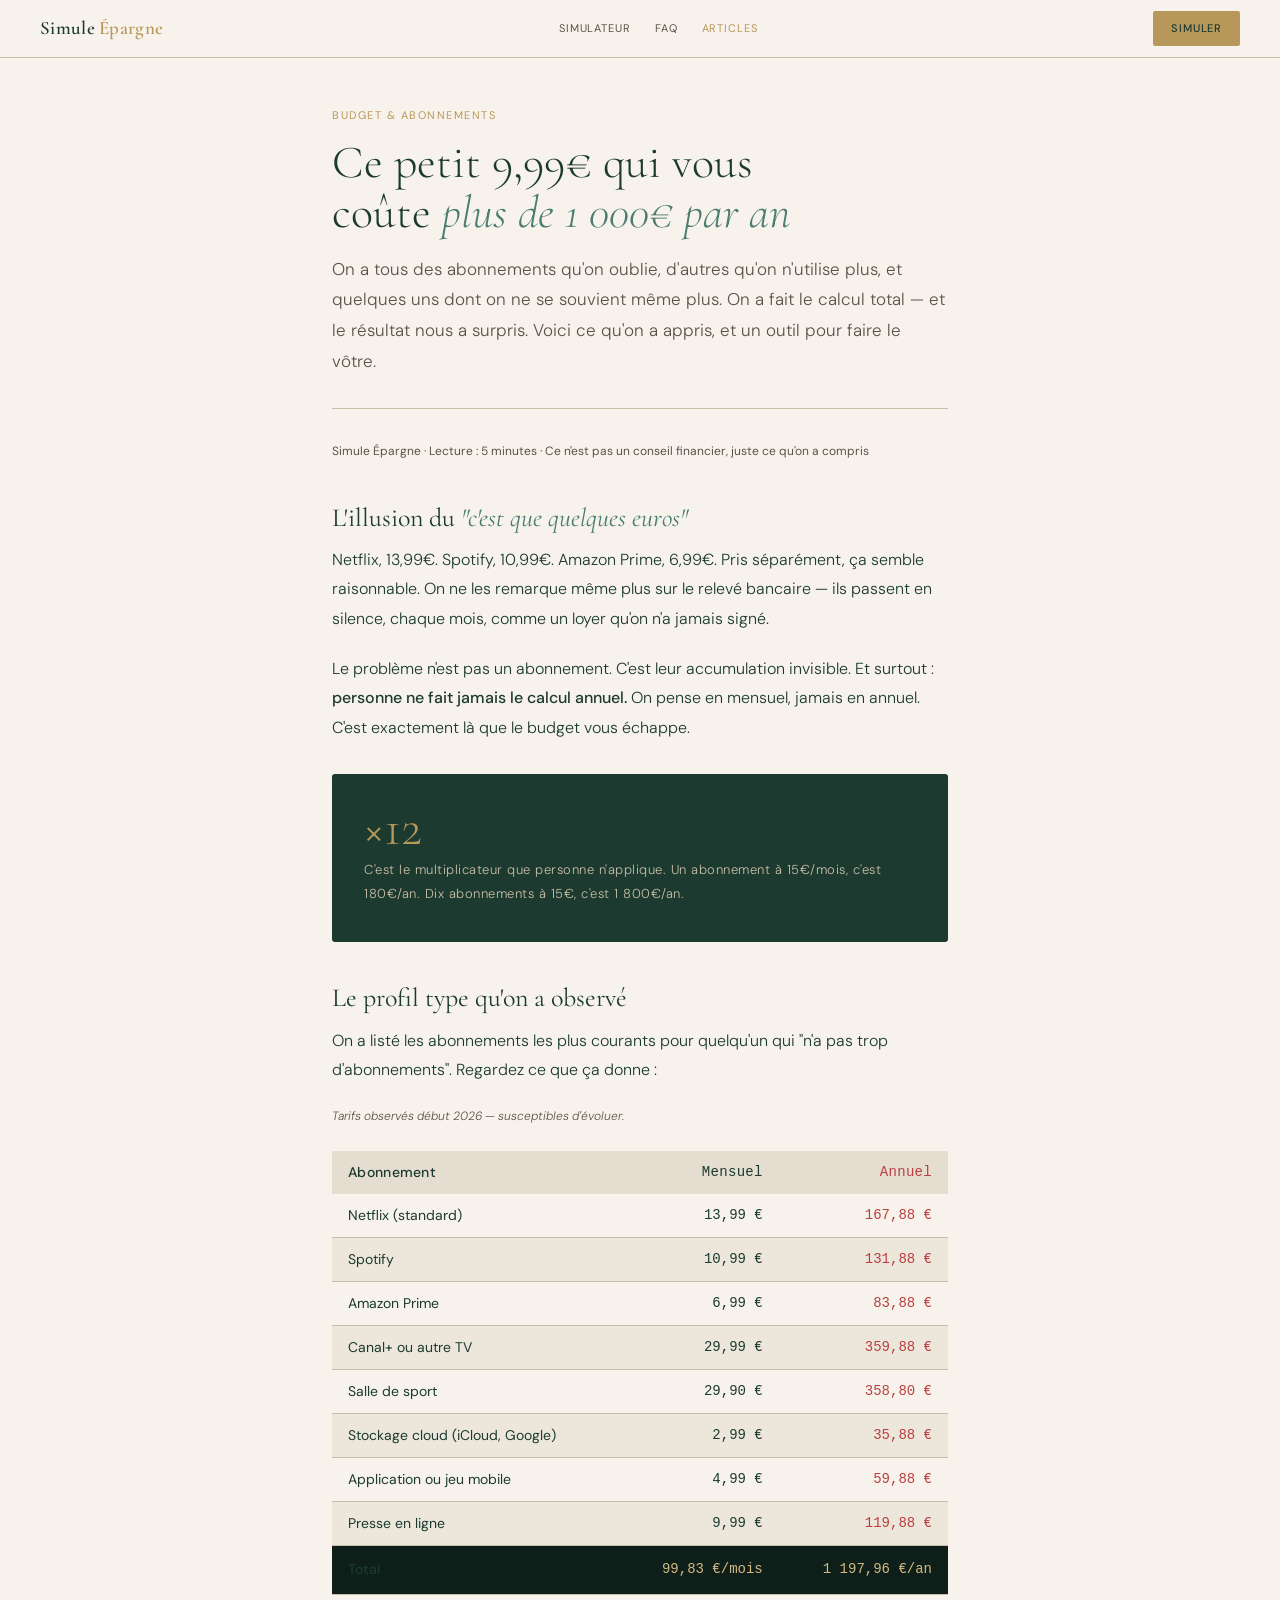
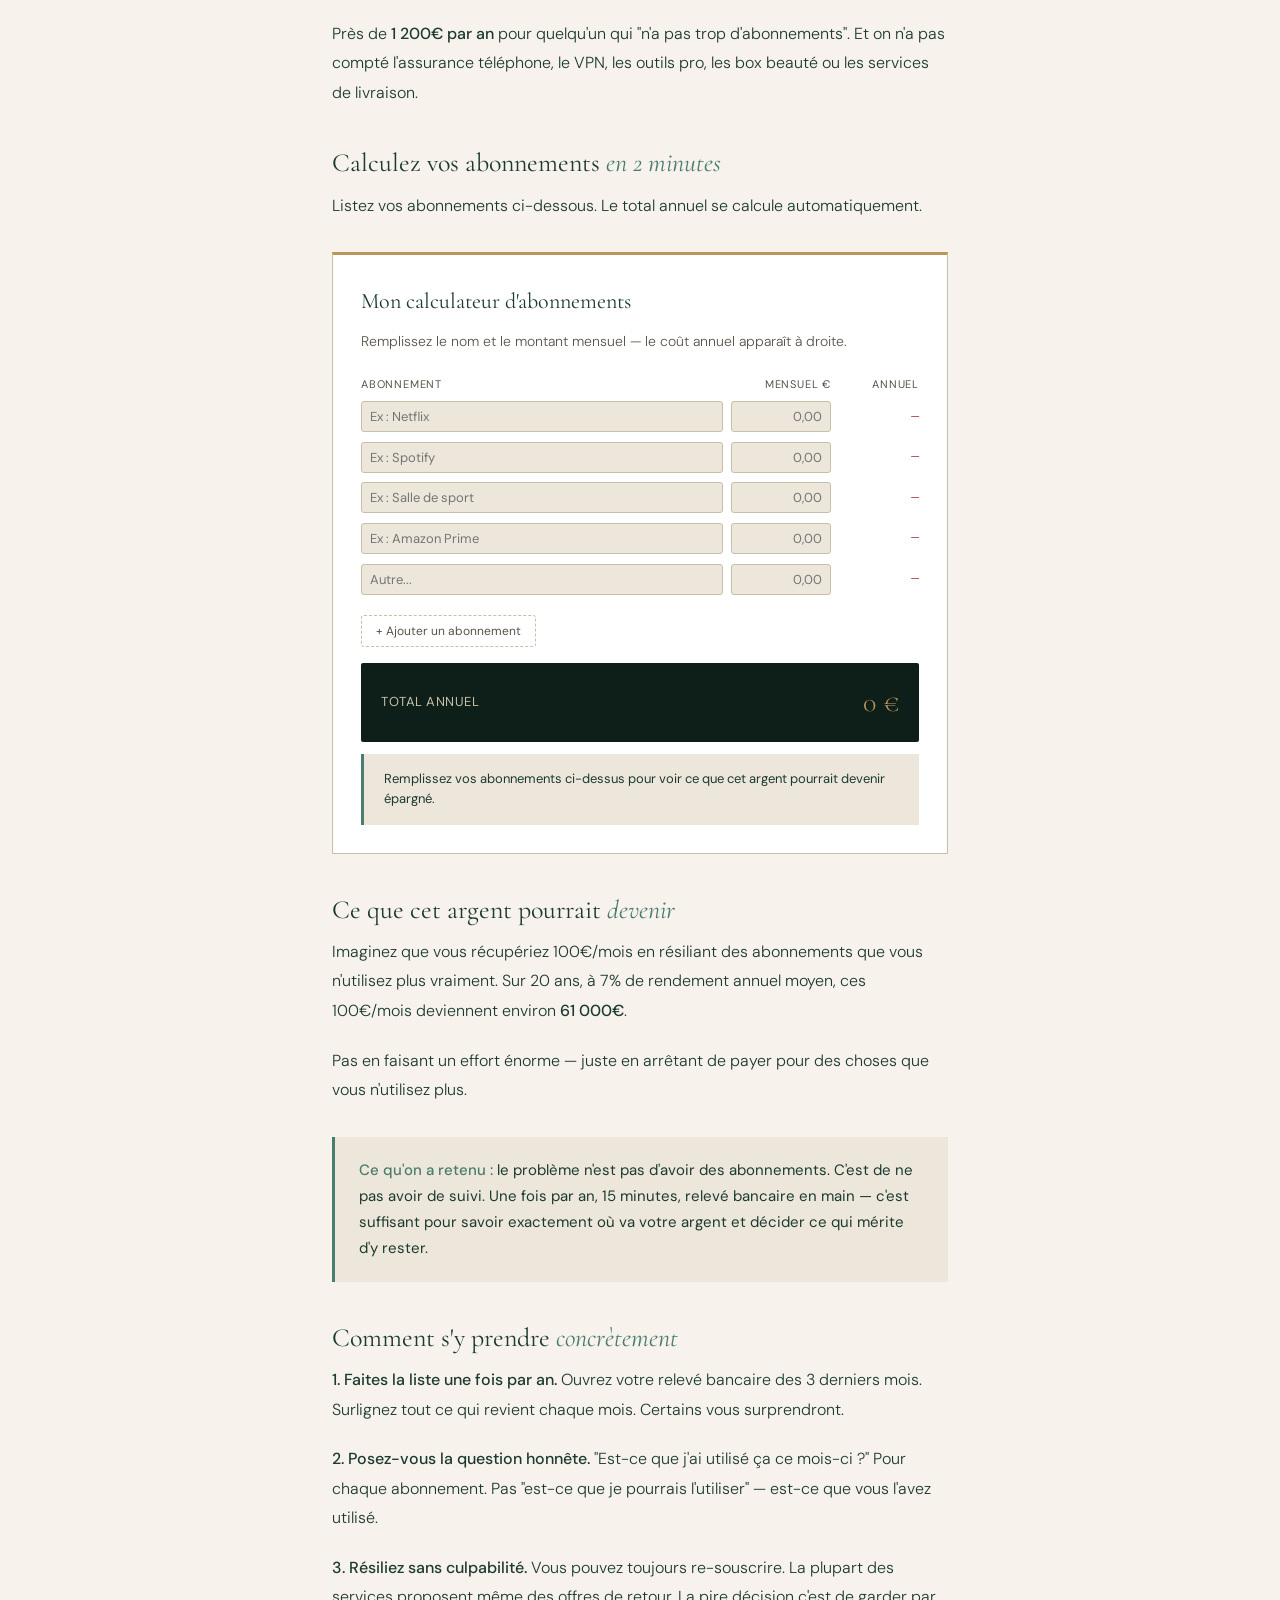
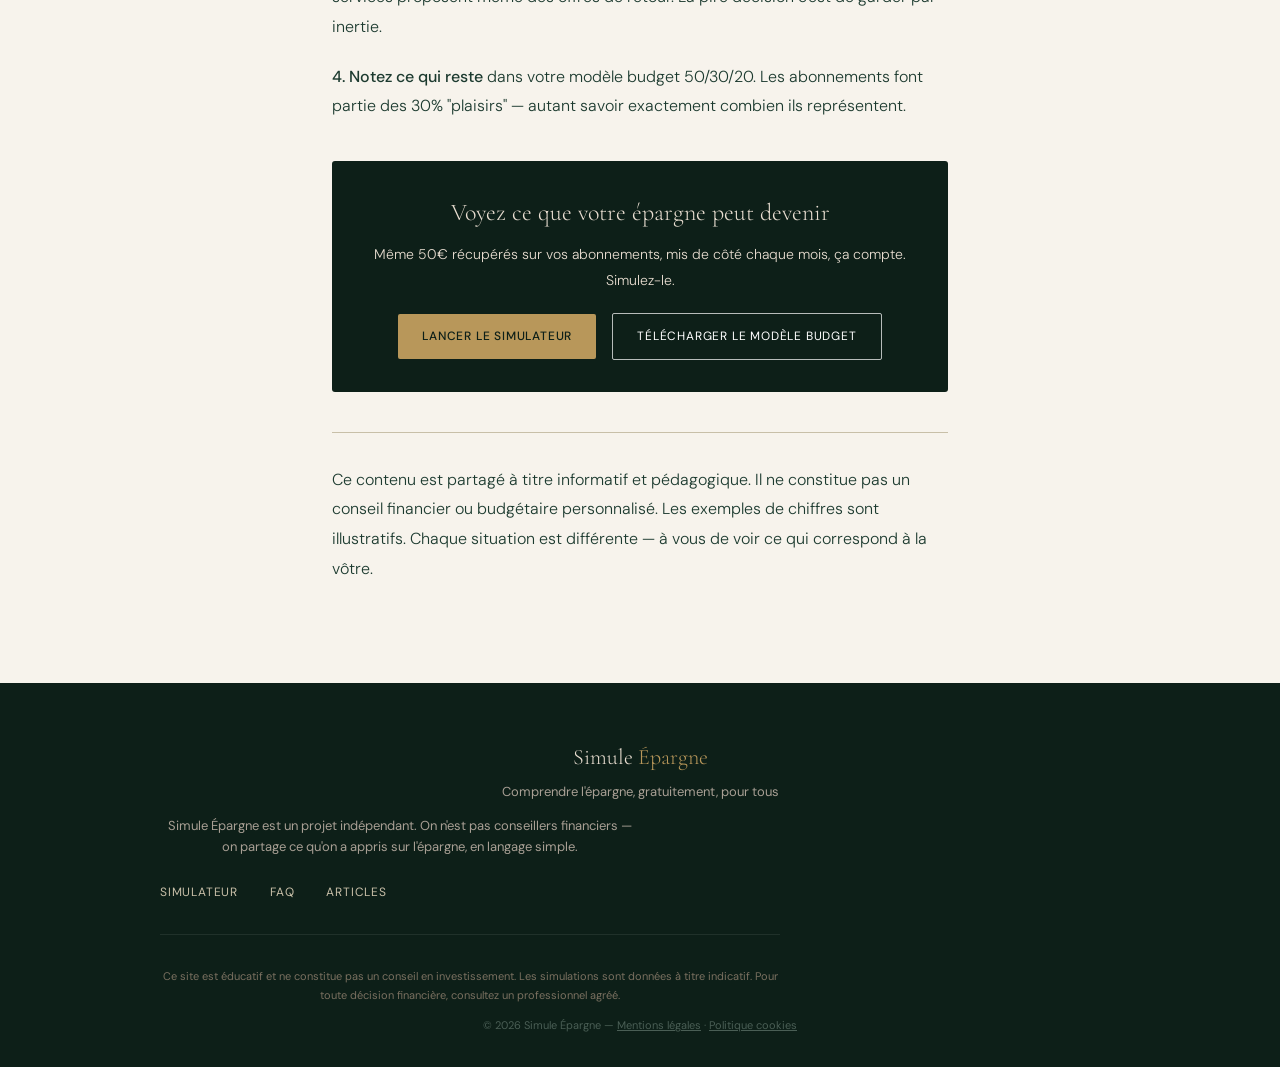
<file: articles/controle-abonnements.html>
<!DOCTYPE html>
<html lang="fr">
<head>
<meta charset="UTF-8">
<meta name="viewport" content="width=device-width, initial-scale=1.0">
<title>Vos abonnements vous coûtent combien vraiment ? — Simule Épargne</title>
<meta name="description" content="Ce petit 9,99€ mensuel qui passe inaperçu peut coûter plus de 100€ par an. On a fait le calcul — et le résultat nous a surpris. Calculez vos abonnements en 2 minutes.">
<meta name="robots" content="index, follow">
<link rel="canonical" href="https://simulepargne.com/articles/controle-abonnements">
<meta property="og:type" content="article">
<meta property="og:title" content="Vos abonnements vous coûtent combien vraiment ?">
<meta property="og:description" content="Ce petit 9,99€ mensuel qui passe inaperçu peut coûter plus de 100€ par an. On a fait le calcul.">
<meta property="og:url" content="https://simulepargne.com/articles/controle-abonnements">
<meta property="og:locale" content="fr_FR">
<script type="application/ld+json">
{
  "@context": "https://schema.org",
  "@type": "Article",
  "headline": "Vos abonnements vous coûtent combien vraiment ?",
  "description": "Ce petit 9,99€ mensuel qui passe inaperçu peut coûter plus de 100€ par an. On a fait le calcul — et le résultat nous a surpris.",
  "url": "https://simulepargne.com/articles/controle-abonnements",
  "inLanguage": "fr-FR",
  "publisher": {
    "@type": "Organization",
    "name": "Simule Épargne",
    "url": "https://simulepargne.com"
  },
  "datePublished": "2026-03-01"
}
</script>
<link rel="preconnect" href="https://fonts.googleapis.com">
<link href="https://fonts.googleapis.com/css2?family=Cormorant+Garamond:ital,wght@0,300;0,400;0,600;1,300;1,400&family=DM+Sans:wght@300;400;500&display=swap" rel="stylesheet">
<style>
*,*::before,*::after{box-sizing:border-box;margin:0;padding:0}
:root{
  --forest:#1C3A2F;--forest2:#2A5244;--sage:#4A7C6F;
  --gold:#B8975A;--gold-lt:#D4B882;
  --cream:#F7F3EC;--cream2:#EDE7DB;--cream3:#E4DDD0;
  --muted:#5A5248;--border:#C8BFA8;--white:#FFFFFF;
  --red:#B94040;
  --bg:var(--cream);--bg2:var(--cream2);--bg3:var(--cream3);
  --text:var(--forest);--text-muted:var(--muted);
  --card-bg:#FFFFFF;--card-border:var(--border);
}

html{scroll-behavior:smooth}
body{padding-top:58px;font-family:'DM Sans',sans-serif;background:#F7F3EC;color:#1C3A2F;line-height:1.7;font-size:16px}


/* ── LAYOUT ── */
.article-wrap{max-width:680px;margin:0 auto;padding:3rem 2rem 5rem}

/* ── HEADER ── */
.article-tag{font-size:11px;letter-spacing:1.5px;text-transform:uppercase;color:var(--gold);margin-bottom:.75rem}
.article-title{font-family:'Cormorant Garamond',serif;font-size:clamp(30px,5vw,46px);font-weight:300;line-height:1.1;color:#1C3A2F;margin-bottom:1rem}
.article-title em{font-style:italic;color:var(--sage)}
.article-intro{font-size:17px;line-height:1.8;color:#5A5248;font-weight:300;margin-bottom:2rem;padding-bottom:2rem;border-bottom:1px solid var(--border)}
.article-meta{font-size:12px;color:#5A5248;margin-bottom:2.5rem}

/* ── CONTENU ── */
.article-body h2{font-family:'Cormorant Garamond',serif;font-size:26px;font-weight:400;color:#1C3A2F;margin:2.5rem 0 .75rem;line-height:1.2}
.article-body h2 em{font-style:italic;color:var(--sage)}
.article-body p{font-size:16px;line-height:1.85;color:#1C3A2F;margin-bottom:1.25rem;font-weight:300}
.article-body strong{font-weight:500;color:#1C3A2F}

/* ── HIGHLIGHT ── */
.highlight{background:var(--forest);color:var(--white);padding:1.75rem 2rem;margin:2rem 0;border-radius:3px}
/* RGAA : #E8DDD0 sur #1C3A2F = 5.2:1 ✓ */
.highlight p{color:#E8DDD0;margin-bottom:.5rem;font-size:15px}
.highlight .big-num{font-family:'Cormorant Garamond',serif;font-size:52px;font-weight:300;color:var(--gold);line-height:1;display:block;margin-bottom:.25rem}
/* RGAA : #C8BFA8 sur #1C3A2F = 4.6:1 ✓ */
.highlight .big-label{font-size:13px;color:#C8BFA8;letter-spacing:.5px}

/* ── TABLEAU ABONNEMENTS ── */
.subs-table{width:100%;border-collapse:collapse;margin:1.5rem 0;font-size:14px}
.subs-table th{background:#E4DDD0;color:#1C3A2F;padding:.6rem 1rem;text-align:left;font-weight:500;letter-spacing:.3px}
.subs-table td{padding:.6rem 1rem;border-bottom:1px solid var(--border);color:#1C3A2F}
.subs-table tr:nth-child(even) td{background:#EDE7DB}
.subs-table .cost{text-align:right;font-family:'Courier New',monospace}
.subs-table .annual{text-align:right;font-family:'Courier New',monospace;font-weight:500;color:var(--red)}
.subs-table tfoot td{background:#0D1F18;color:#E8DDD0;font-weight:500;padding:.75rem 1rem}
.subs-table tfoot .annual{color:var(--gold-lt)}

/* ── CALCULATEUR ── */
.calc-block{background:var(--card-bg);border:1px solid var(--card-border);padding:1.75rem;margin:2rem 0;border-top:3px solid var(--gold)}
.calc-block h3{font-family:'Cormorant Garamond',serif;font-size:22px;font-weight:400;color:#1C3A2F;margin-bottom:.5rem}
.calc-block p{font-size:14px;color:#5A5248;margin-bottom:1.25rem}
.calc-rows{display:flex;flex-direction:column;gap:.6rem;margin-bottom:1.25rem}
.calc-row{display:grid;grid-template-columns:1fr 100px 80px;gap:.5rem;align-items:center}
.calc-row label{font-size:13px;color:#1C3A2F}
.calc-row input[type=text]{padding:6px 8px;border:1.5px solid var(--border);border-radius:3px;font-size:13px;font-family:'DM Sans',sans-serif;color:#1C3A2F;background:#EDE7DB;width:100%}
.calc-row input[type=number]{padding:6px 8px;border:1.5px solid var(--border);border-radius:3px;font-size:13px;font-family:'DM Sans',monospace;color:#1C3A2F;background:#EDE7DB;text-align:right;width:100%;-moz-appearance:textfield}
.calc-row input[type=number]::-webkit-inner-spin-button{-webkit-appearance:none}
.calc-row input:focus{border-color:var(--gold);outline:none}
.calc-row .annual-val{font-family:'Courier New',monospace;font-size:13px;color:var(--red);text-align:right;font-weight:500}
.add-row-btn{background:none;border:1px dashed var(--border);padding:7px 14px;font-size:12px;color:#5A5248;cursor:pointer;border-radius:3px;transition:all .2s;font-family:'DM Sans',sans-serif}
.add-row-btn:hover{border-color:var(--gold);color:var(--gold)}
.calc-total{background:#0D1F18;padding:1rem 1.25rem;display:flex;justify-content:space-between;align-items:center;margin-top:1rem;border-radius:2px}
.calc-total-label{font-size:13px;color:#C8BFA8;letter-spacing:.5px;text-transform:uppercase}
.calc-total-val{font-family:'Cormorant Garamond',serif;font-size:28px;font-weight:300;color:var(--gold)}
.calc-epargne{background:#EDE7DB;padding:.9rem 1.25rem;font-size:13px;color:#1C3A2F;line-height:1.6;border-left:3px solid var(--sage);margin-top:.75rem}
.calc-epargne strong{font-weight:500}

/* ── CALLOUT ── */
.callout{background:#EDE7DB;border-left:3px solid var(--sage);padding:1.25rem 1.5rem;margin:2rem 0;font-size:15px;line-height:1.75;color:#1C3A2F}
.callout strong{color:var(--sage)}

/* ── CTA ── */
.cta-block{background:#0D1F18;padding:2rem;margin:2.5rem 0;text-align:center;border-radius:3px}
.cta-block h3{font-family:'Cormorant Garamond',serif;font-size:24px;font-weight:300;color:#E8DDD0;margin-bottom:.5rem}
/* RGAA : #E8DDD0 sur #0D1F18 = 5.8:1 ✓ */
.cta-block p{font-size:14px;color:#E8DDD0;margin-bottom:1.25rem}
.btn-cta{display:inline-block;background:var(--gold);color:#0D1F18;font-size:12px;font-weight:500;letter-spacing:.8px;text-transform:uppercase;padding:12px 24px;text-decoration:none;border-radius:2px;transition:background .2s}
.btn-cta:hover{background:var(--gold-lt)}
/* RGAA : border et texte blancs explicites ✓ */
.btn-cta-ghost{display:inline-block;background:transparent;color:#FFFFFF;font-size:12px;letter-spacing:.8px;text-transform:uppercase;padding:12px 24px;text-decoration:none;border:1.5px solid rgba(255,255,255,.7);border-radius:2px;margin-left:.75rem;transition:all .2s}
.btn-cta-ghost:hover{border-color:#FFFFFF}

/* ── DISCLAIMER ── */
.disclaimer{font-size:12px;color:#5A5248;line-height:1.7;padding-top:2rem;margin-top:2rem;border-top:1px solid var(--border)}

footer{background:#0D1F18;padding:2rem;text-align:center}
.foot-brand{font-family:'Cormorant Garamond',serif;font-size:18px;font-weight:300;color:#E8DDD0}
.foot-brand span{color:var(--gold)}
/* RGAA : #C8BFA8 sur #0D1F18 = 5.1:1 ✓ */
.foot-link{font-size:12px;color:#C8BFA8;text-decoration:none;margin-top:.25rem;display:block}

@media(max-width:600px){
  .calc-row{grid-template-columns:1fr 80px 70px}
  .cta-block .btn-cta-ghost{display:block;margin-left:0;margin-top:.75rem}
}
/* ── NAV ── */
body>nav{position:fixed;top:0;left:0;right:0;z-index:100;display:flex;align-items:center;flex-wrap:nowrap;padding:0 2.5rem;height:58px;background:#F7F3EC;border-bottom:1px solid #C8BFA8;overflow:hidden}
.nav-brand{font-family:'Cormorant Garamond',serif;font-size:19px;font-weight:600;color:#1C3A2F;text-decoration:none;letter-spacing:.3px;flex-shrink:0;white-space:nowrap}
.nav-brand span{color:#B8975A}
.nav-links{display:flex;gap:1.5rem;align-items:center;flex:1;justify-content:center}
.nav-links a{font-size:11px;letter-spacing:.9px;text-transform:uppercase;color:#5A5248;text-decoration:none;transition:color .2s;white-space:nowrap;flex-shrink:0}
.nav-links a:hover{color:#1C3A2F}
.nav-links a.nav-articles{color:#B8975A}
.nav-links a.nav-articles:hover{color:#D4B882}
.nav-cta{background:#B8975A;color:#1C3A2F;font-size:11px;letter-spacing:.8px;text-transform:uppercase;padding:8px 18px;text-decoration:none;transition:background .2s;border-radius:2px;flex-shrink:0;font-weight:500;white-space:nowrap}
.nav-cta:hover{background:#D4B882}
.nav-mobile-btn{display:none;background:none;border:none;cursor:pointer;padding:4px;color:#1C3A2F;flex-shrink:0}
.nav-mobile-btn svg{width:22px;height:22px;stroke:currentColor;fill:none;stroke-width:2}
.nav-mobile-panel{position:fixed;top:58px;left:0;right:0;background:#F7F3EC;border-bottom:1px solid #C8BFA8;padding:1rem 2.5rem;z-index:99;flex-direction:column;gap:.75rem;display:none !important}
.nav-mobile-panel.open{display:flex !important}
.nav-mobile-panel a{font-size:13px;letter-spacing:.8px;text-transform:uppercase;color:#5A5248;text-decoration:none;padding:.5rem 0;border-bottom:1px solid #C8BFA8}
.nav-mobile-panel a:last-child{border-bottom:none;color:#B8975A}
@media(max-width:900px){
  .nav-links{display:none}
  .nav-mobile-btn{display:block;margin-left:auto}
  body>nav{padding:0 1.5rem}
  .nav-cta{display:none}
}
/* ── FOOTER ── */
footer{background:#0D1F18;padding:3.5rem 2.5rem 2rem}
.foot-inner{max-width:960px;margin:0 auto}
.foot-brand{font-family:'Cormorant Garamond',serif;font-size:22px;font-weight:300;color:#E8DDD0;display:block}
.foot-brand span{color:#B8975A}
.foot-tagline{font-size:13px;color:#A89F94;margin-top:.25rem}
.foot-about{font-size:13px;color:#A89F94;margin-top:.75rem;max-width:480px;line-height:1.65}
.foot-nav{display:flex;gap:2rem;flex-wrap:wrap;margin-top:1.5rem}
.foot-nav a{font-size:12px;letter-spacing:.8px;text-transform:uppercase;color:#C8BFA8;text-decoration:none;transition:color .2s}
.foot-nav a:hover{color:#B8975A}
.foot-disc{font-size:11px;line-height:1.7;color:#7A7060;max-width:620px;margin-top:2rem;padding-top:2rem;border-top:1px solid rgba(255,255,255,.08)}
.foot-copy{font-size:11px;color:#4A5E55;margin-top:.75rem}
.foot-copy a{color:#4A5E55;text-decoration:underline}
.foot-copy a:hover{color:#C8BFA8}
</style>
</head>
<body>

<nav role="navigation" aria-label="Navigation principale">
  <a class="nav-brand" href="../index.html">Simule<span> Épargne</span></a>
  <div class="nav-links">
    <a href="../index.html#simulateur">Simulateur</a>
    <a href="../index.html#faq">FAQ</a>
    <a href="../articles/index.html" class="nav-articles">Articles</a>
  </div>
  <button class="nav-mobile-btn" aria-label="Ouvrir le menu" aria-expanded="false" aria-controls="nav-mobile-panel" id="nav-mobile-btn">
    <svg viewBox="0 0 24 24" aria-hidden="true"><line x1="3" y1="6" x2="21" y2="6"/><line x1="3" y1="12" x2="21" y2="12"/><line x1="3" y1="18" x2="21" y2="18"/></svg>
  </button>
  <a class="nav-cta" href="../index.html#simulateur">Simuler</a>
</nav>
<div class="nav-mobile-panel" id="nav-mobile-panel" role="navigation" aria-label="Menu mobile">
  <a href="../index.html#simulateur">Simulateur</a>
  <a href="../index.html#faq">FAQ</a>
  <a href="../articles/index.html">Articles →</a>
</div>
<main class="article-wrap">

  <p class="article-tag">Budget & abonnements</p>
  <h1 class="article-title">Ce petit 9,99€ qui vous<br>coûte <em>plus de 1 000€ par an</em></h1>
  <p class="article-intro">On a tous des abonnements qu'on oublie, d'autres qu'on n'utilise plus, et quelques uns dont on ne se souvient même plus. On a fait le calcul total — et le résultat nous a surpris. Voici ce qu'on a appris, et un outil pour faire le vôtre.</p>
  <p class="article-meta">Simule Épargne · Lecture : 5 minutes · Ce n'est pas un conseil financier, juste ce qu'on a compris</p>

  <div class="article-body">

    <h2>L'illusion du <em>"c'est que quelques euros"</em></h2>
    <p>Netflix, 13,99€. Spotify, 10,99€. Amazon Prime, 6,99€. Pris séparément, ça semble raisonnable. On ne les remarque même plus sur le relevé bancaire — ils passent en silence, chaque mois, comme un loyer qu'on n'a jamais signé.</p>
    <p>Le problème n'est pas un abonnement. C'est leur accumulation invisible. Et surtout : <strong>personne ne fait jamais le calcul annuel.</strong> On pense en mensuel, jamais en annuel. C'est exactement là que le budget vous échappe.</p>

    <div class="highlight">
      <span class="big-num">×12</span>
      <p class="big-label">C'est le multiplicateur que personne n'applique. Un abonnement à 15€/mois, c'est 180€/an. Dix abonnements à 15€, c'est 1 800€/an.</p>
    </div>

    <h2>Le profil type qu'on a observé</h2>
    <p>On a listé les abonnements les plus courants pour quelqu'un qui "n'a pas trop d'abonnements". Regardez ce que ça donne :</p>

    <p style="font-size:12px;color:#5A5248;margin-bottom:.5rem"><em>Tarifs observés début 2026 — susceptibles d'évoluer.</em></p>
<table class="subs-table" aria-label="Exemples d'abonnements courants et leur coût annuel">
      <thead>
        <tr><th>Abonnement</th><th class="cost">Mensuel</th><th class="annual">Annuel</th></tr>
      </thead>
      <tbody>
        <tr><td>Netflix (standard)</td><td class="cost">13,99 €</td><td class="annual">167,88 €</td></tr>
        <tr><td>Spotify</td><td class="cost">10,99 €</td><td class="annual">131,88 €</td></tr>
        <tr><td>Amazon Prime</td><td class="cost">6,99 €</td><td class="annual">83,88 €</td></tr>
        <tr><td>Canal+ ou autre TV</td><td class="cost">29,99 €</td><td class="annual">359,88 €</td></tr>
        <tr><td>Salle de sport</td><td class="cost">29,90 €</td><td class="annual">358,80 €</td></tr>
        <tr><td>Stockage cloud (iCloud, Google)</td><td class="cost">2,99 €</td><td class="annual">35,88 €</td></tr>
        <tr><td>Application ou jeu mobile</td><td class="cost">4,99 €</td><td class="annual">59,88 €</td></tr>
        <tr><td>Presse en ligne</td><td class="cost">9,99 €</td><td class="annual">119,88 €</td></tr>
      </tbody>
      <tfoot>
        <tr><td><strong>Total</strong></td><td class="cost" style="color:var(--gold-lt)">99,83 €/mois</td><td class="annual">1 197,96 €/an</td></tr>
      </tfoot>
    </table>

    <p>Près de <strong>1 200€ par an</strong> pour quelqu'un qui "n'a pas trop d'abonnements". Et on n'a pas compté l'assurance téléphone, le VPN, les outils pro, les box beauté ou les services de livraison.</p>

    <h2>Calculez vos abonnements <em>en 2 minutes</em></h2>
    <p>Listez vos abonnements ci-dessous. Le total annuel se calcule automatiquement.</p>

    <div class="calc-block" role="region" aria-label="Calculateur d'abonnements">
      <h3>Mon calculateur d'abonnements</h3>
      <p>Remplissez le nom et le montant mensuel — le coût annuel apparaît à droite.</p>

      <div style="display:grid;grid-template-columns:1fr 100px 80px;gap:.5rem;margin-bottom:.5rem">
        <span style="font-size:11px;letter-spacing:.8px;text-transform:uppercase;color:var(--muted)">Abonnement</span>
        <span style="font-size:11px;letter-spacing:.8px;text-transform:uppercase;color:var(--muted);text-align:right">Mensuel €</span>
        <span style="font-size:11px;letter-spacing:.8px;text-transform:uppercase;color:var(--muted);text-align:right">Annuel</span>
      </div>

      <div class="calc-rows" id="calc-rows">
        <div class="calc-row">
          <input type="text" placeholder="Ex : Netflix" aria-label="Nom de l'abonnement">
          <input type="number" placeholder="0,00" min="0" step="0.01" aria-label="Montant mensuel en euros">
          <span class="annual-val">—</span>
        </div>
        <div class="calc-row">
          <input type="text" placeholder="Ex : Spotify" aria-label="Nom de l'abonnement">
          <input type="number" placeholder="0,00" min="0" step="0.01" aria-label="Montant mensuel en euros">
          <span class="annual-val">—</span>
        </div>
        <div class="calc-row">
          <input type="text" placeholder="Ex : Salle de sport" aria-label="Nom de l'abonnement">
          <input type="number" placeholder="0,00" min="0" step="0.01" aria-label="Montant mensuel en euros">
          <span class="annual-val">—</span>
        </div>
        <div class="calc-row">
          <input type="text" placeholder="Ex : Amazon Prime" aria-label="Nom de l'abonnement">
          <input type="number" placeholder="0,00" min="0" step="0.01" aria-label="Montant mensuel en euros">
          <span class="annual-val">—</span>
        </div>
        <div class="calc-row">
          <input type="text" placeholder="Autre..." aria-label="Nom de l'abonnement">
          <input type="number" placeholder="0,00" min="0" step="0.01" aria-label="Montant mensuel en euros">
          <span class="annual-val">—</span>
        </div>
      </div>

      <button class="add-row-btn" id="add-row" aria-label="Ajouter un abonnement">+ Ajouter un abonnement</button>

      <div class="calc-total" aria-live="polite" aria-atomic="true">
        <span class="calc-total-label">Total annuel</span>
        <span class="calc-total-val" id="calc-total">0 €</span>
      </div>

      <div class="calc-epargne" id="calc-epargne" aria-live="polite">
        Remplissez vos abonnements ci-dessus pour voir ce que cet argent pourrait devenir épargné.
      </div>
    </div>

    <h2>Ce que cet argent pourrait <em>devenir</em></h2>
    <p>Imaginez que vous récupériez 100€/mois en résiliant des abonnements que vous n'utilisez plus vraiment. Sur 20 ans, à 7% de rendement annuel moyen, ces 100€/mois deviennent environ <strong>61 000€</strong>.</p>
    <p>Pas en faisant un effort énorme — juste en arrêtant de payer pour des choses que vous n'utilisez plus.</p>

    <div class="callout">
      <strong>Ce qu'on a retenu :</strong> le problème n'est pas d'avoir des abonnements. C'est de ne pas avoir de suivi. Une fois par an, 15 minutes, relevé bancaire en main — c'est suffisant pour savoir exactement où va votre argent et décider ce qui mérite d'y rester.
    </div>

    <h2>Comment s'y prendre <em>concrètement</em></h2>
    <p><strong>1. Faites la liste une fois par an.</strong> Ouvrez votre relevé bancaire des 3 derniers mois. Surlignez tout ce qui revient chaque mois. Certains vous surprendront.</p>
    <p><strong>2. Posez-vous la question honnête.</strong> "Est-ce que j'ai utilisé ça ce mois-ci ?" Pour chaque abonnement. Pas "est-ce que je pourrais l'utiliser" — est-ce que vous l'avez utilisé.</p>
    <p><strong>3. Résiliez sans culpabilité.</strong> Vous pouvez toujours re-souscrire. La plupart des services proposent même des offres de retour. La pire décision c'est de garder par inertie.</p>
    <p><strong>4. Notez ce qui reste</strong> dans votre modèle budget 50/30/20. Les abonnements font partie des 30% "plaisirs" — autant savoir exactement combien ils représentent.</p>

    <div class="cta-block">
      <h3>Voyez ce que votre épargne peut devenir</h3>
      <p>Même 50€ récupérés sur vos abonnements, mis de côté chaque mois, ça compte. Simulez-le.</p>
      <a class="btn-cta" href="../index.html#simulateur">Lancer le simulateur</a>
      <a class="btn-cta-ghost" href="../budget_50_30_20.xlsx" download>Télécharger le modèle budget</a>
    </div>

    <p class="disclaimer">Ce contenu est partagé à titre informatif et pédagogique. Il ne constitue pas un conseil financier ou budgétaire personnalisé. Les exemples de chiffres sont illustratifs. Chaque situation est différente — à vous de voir ce qui correspond à la vôtre.</p>

  </div>
</main>

<footer role="contentinfo">
  <div class="foot-inner">
    <div class="foot-brand">Simule<span> Épargne</span></div>
    <p class="foot-tagline">Comprendre l'épargne, gratuitement, pour tous</p>
    <p class="foot-about">Simule Épargne est un projet indépendant. On n'est pas conseillers financiers — on partage ce qu'on a appris sur l'épargne, en langage simple.</p>
    <nav class="foot-nav" aria-label="Navigation footer">
      <a href="../index.html#simulateur">Simulateur</a>
      <a href="../index.html#faq">FAQ</a>
      <a href="../articles/index.html">Articles</a>
    </nav>
    <p class="foot-disc">Ce site est éducatif et ne constitue pas un conseil en investissement. Les simulations sont données à titre indicatif. Pour toute décision financière, consultez un professionnel agréé.</p>
    <p class="foot-copy">© 2026 Simule Épargne — <a href="../mentions-legales.html">Mentions légales</a> · <a href="../politique-cookies.html">Politique cookies</a></p>
  </div>
</footer>

<script>
const fmtEur = n => new Intl.NumberFormat('fr-FR',{style:'currency',currency:'EUR',maximumFractionDigits:0}).format(n);
const fmtEurDec = n => new Intl.NumberFormat('fr-FR',{style:'currency',currency:'EUR',minimumFractionDigits:2,maximumFractionDigits:2}).format(n);

function updateCalc(){
  const rows=document.querySelectorAll('.calc-row');
  let total=0;
  rows.forEach(row=>{
    const inp=row.querySelector('input[type=number]');
    const span=row.querySelector('.annual-val');
    const v=parseFloat(inp.value)||0;
    const annual=v*12;
    total+=annual;
    span.textContent=annual>0 ? fmtEurDec(annual) : '—';
    span.style.color=annual>0?'var(--red)':'var(--muted)';
  });
  document.getElementById('calc-total').textContent=fmtEur(total);
  const monthly=total/12;
  const epargneEl=document.getElementById('calc-epargne');
  if(total>0){
    const future=monthly*12*((Math.pow(1.07,20)-1)/0.07);
    epargneEl.innerHTML=`<strong>Si vous récupériez ces ${fmtEur(monthly)}/mois</strong> en résiliant ce que vous n'utilisez plus — et que vous les épargniez à 7%/an — vous auriez <strong style="color:var(--sage)">${fmtEur(Math.round(future))}</strong> en 20 ans. <a href="../index.html#simulateur" style="color:var(--sage)">Simulez votre propre scénario →</a>`;
  } else {
    epargneEl.textContent='Remplissez vos abonnements ci-dessus pour voir ce que cet argent pourrait devenir épargné.';
  }
}

// Listen on all existing inputs
document.querySelectorAll('.calc-row input[type=number]').forEach(inp=>{
  inp.addEventListener('input',updateCalc);
});

// Add row
document.getElementById('add-row').addEventListener('click',()=>{
  const row=document.createElement('div');
  row.className='calc-row';
  row.innerHTML=`
    <input type="text" placeholder="Nom..." aria-label="Nom de l'abonnement">
    <input type="number" placeholder="0,00" min="0" step="0.01" aria-label="Montant mensuel en euros">
    <span class="annual-val">—</span>`;
  document.getElementById('calc-rows').appendChild(row);
  row.querySelector('input[type=number]').addEventListener('input',updateCalc);
  row.querySelector('input[type=text]').focus();
});
// Mobile menu
const mobileBtn=document.getElementById('nav-mobile-btn');
const mobilePanel=document.getElementById('nav-mobile-panel');
if(mobileBtn&&mobilePanel){
  mobileBtn.addEventListener('click',()=>{
    const isOpen=mobilePanel.classList.toggle('open');
    mobileBtn.setAttribute('aria-expanded',isOpen?'true':'false');
    mobileBtn.querySelector('svg').innerHTML=isOpen
      ?'<line x1="3" y1="6" x2="21" y2="18"/><line x1="3" y1="18" x2="21" y2="6"/>'
      :'<line x1="3" y1="6" x2="21" y2="6"/><line x1="3" y1="12" x2="21" y2="12"/><line x1="3" y1="18" x2="21" y2="18"/>';
  });
  mobilePanel.querySelectorAll('a').forEach(a=>{
    a.addEventListener('click',()=>{
      mobilePanel.classList.remove('open');
      mobileBtn.setAttribute('aria-expanded','false');
    });
  });
}
</script>
<script>
(function(){
  var btn=document.getElementById('nav-mobile-btn');
  var panel=document.getElementById('nav-mobile-panel');
  if(!btn||!panel)return;
  btn.addEventListener('click',function(){
    var open=panel.classList.toggle('open');
    btn.setAttribute('aria-expanded',open?'true':'false');
    btn.querySelector('svg').innerHTML=open
      ?'<line x1="3" y1="6" x2="21" y2="18"/><line x1="3" y1="18" x2="21" y2="6"/>'
      :'<line x1="3" y1="6" x2="21" y2="6"/><line x1="3" y1="12" x2="21" y2="12"/><line x1="3" y1="18" x2="21" y2="18"/>';
  });
  panel.querySelectorAll('a').forEach(function(a){
    a.addEventListener('click',function(){
      panel.classList.remove('open');
      btn.setAttribute('aria-expanded','false');
    });
  });
})();
</script>
</body>
</html>
</file>
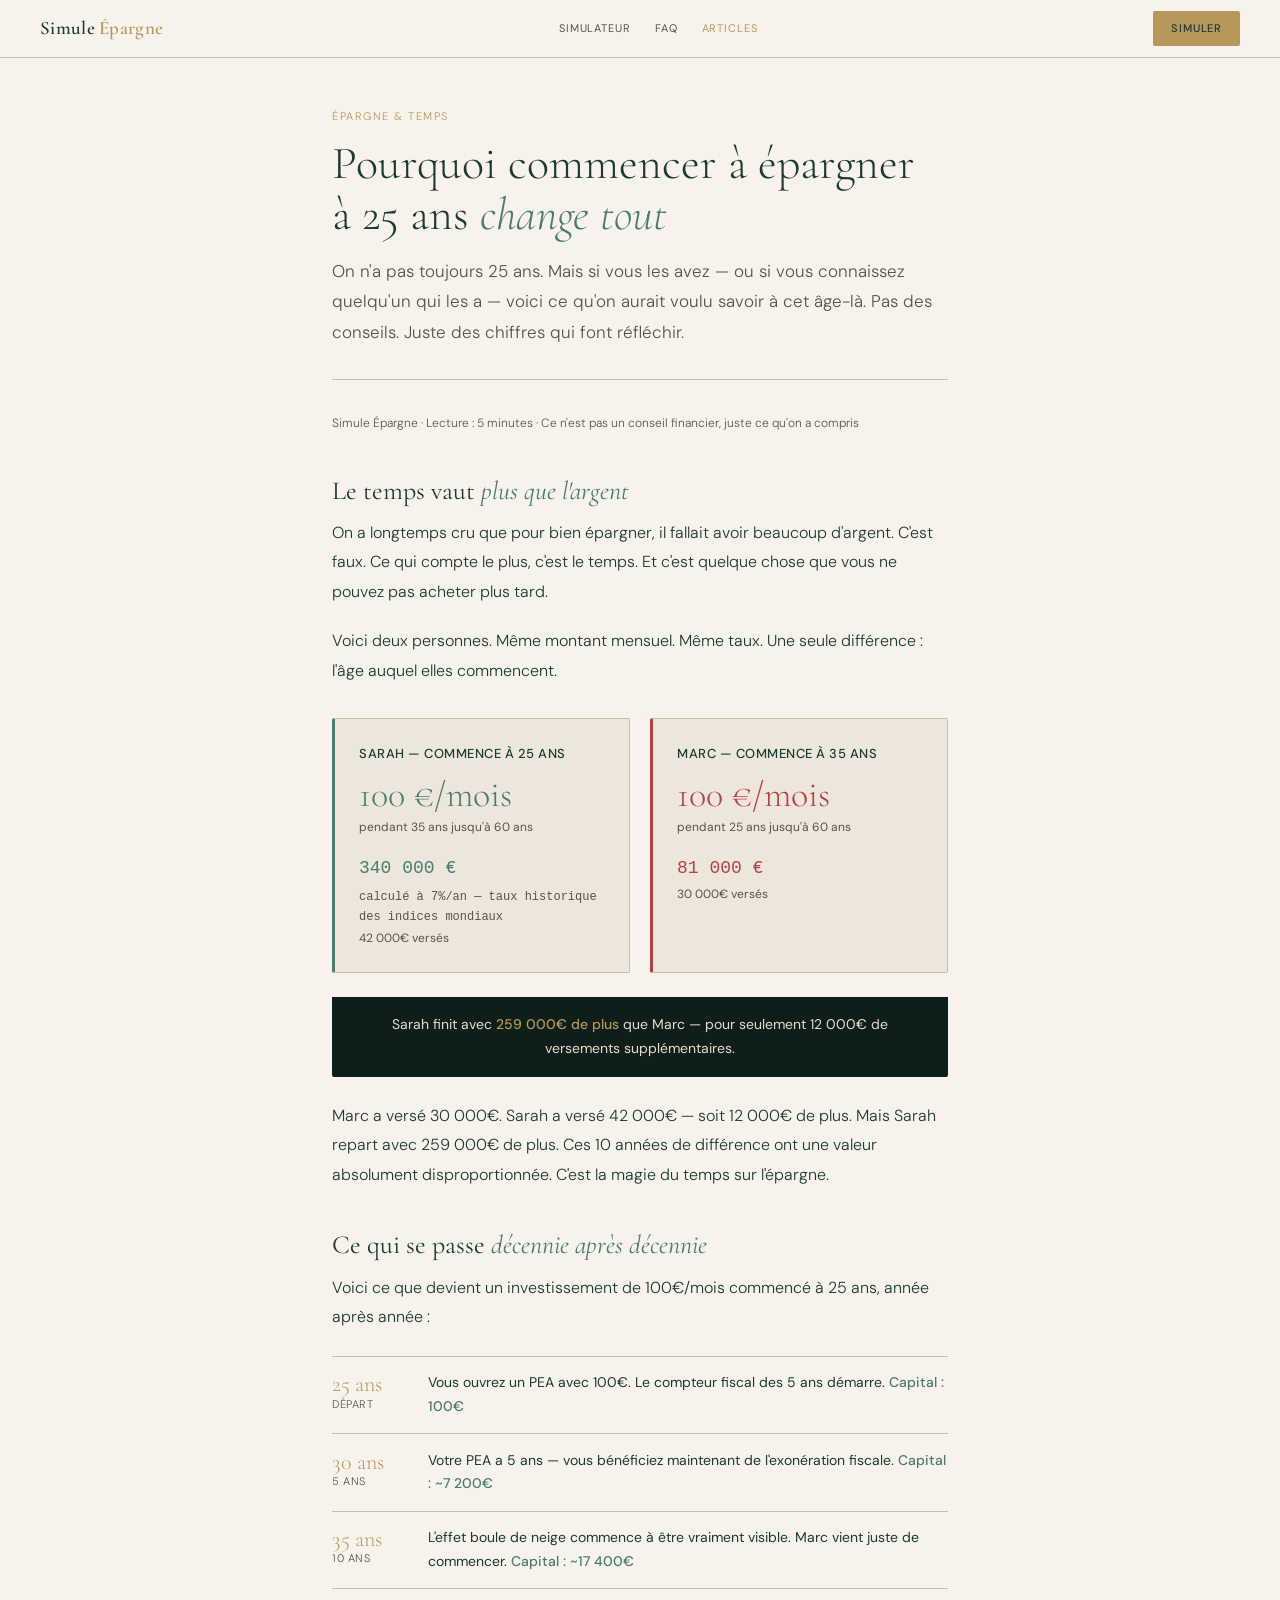
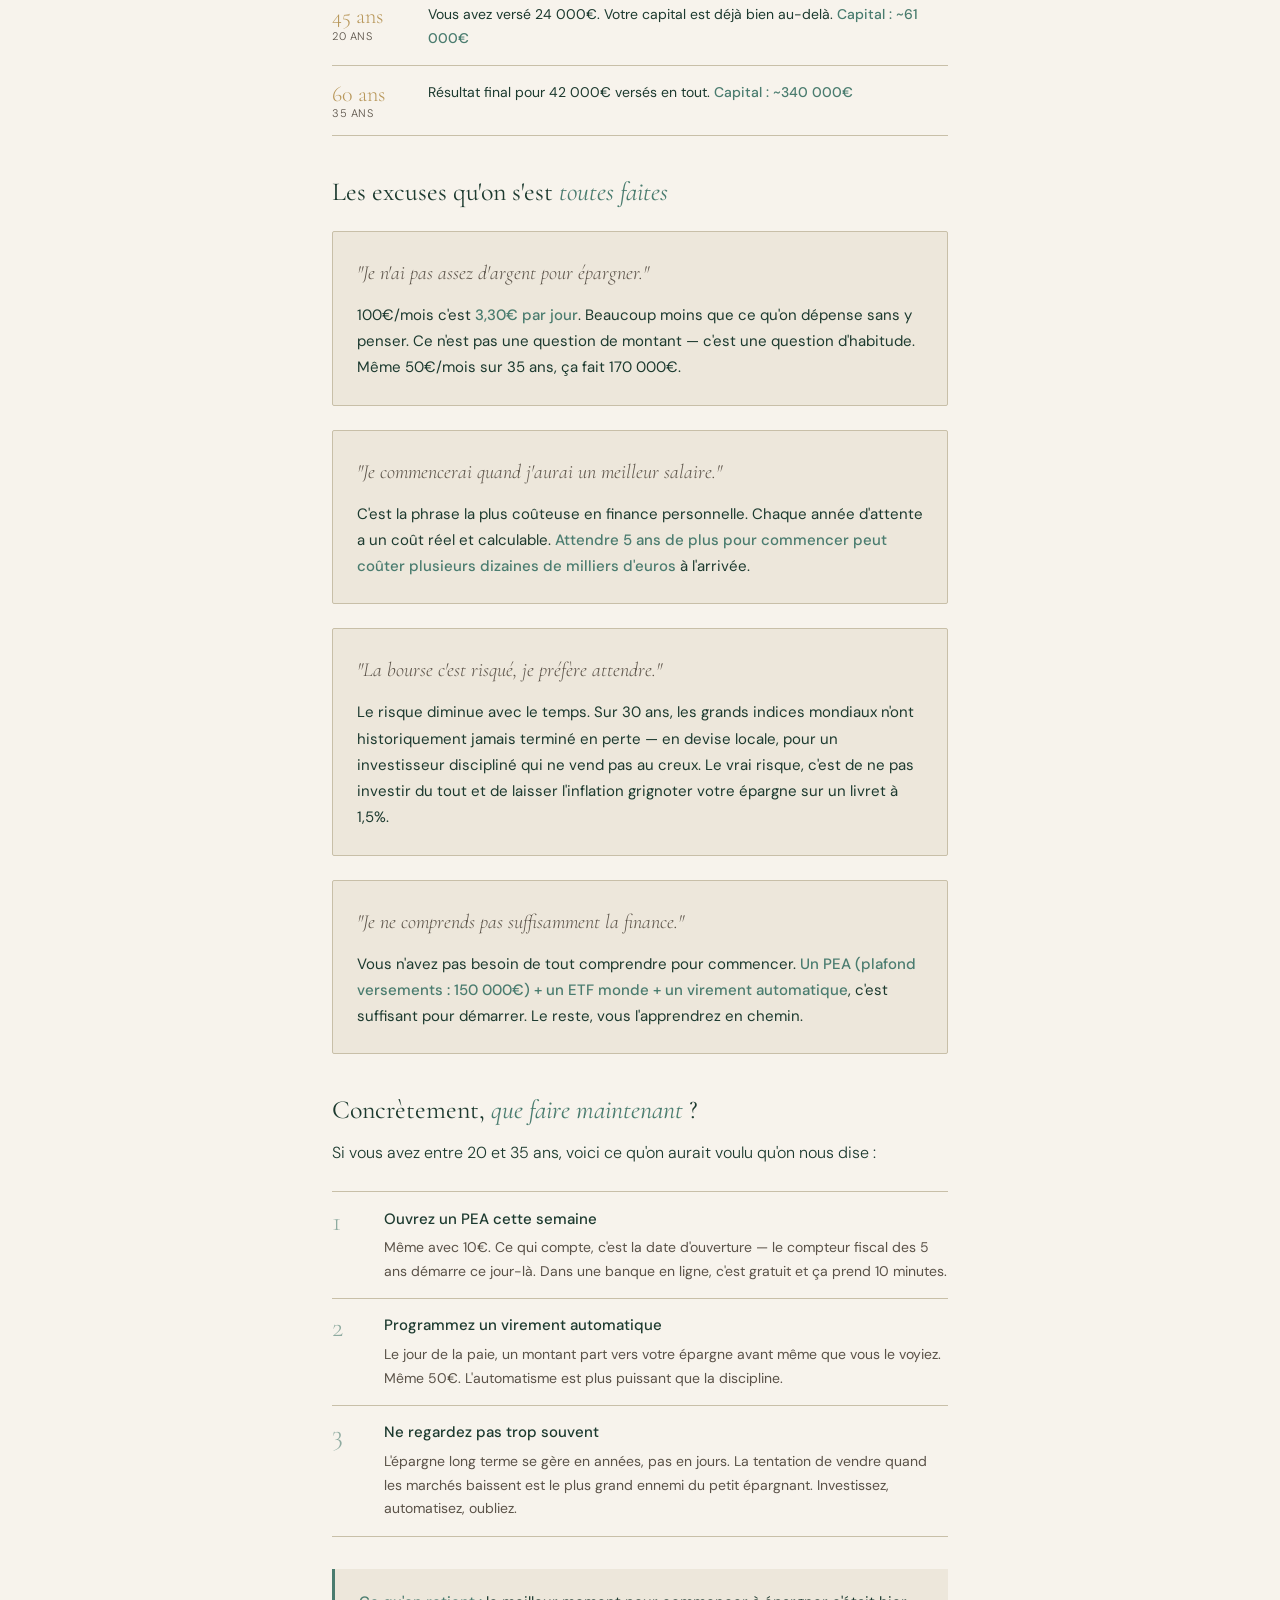
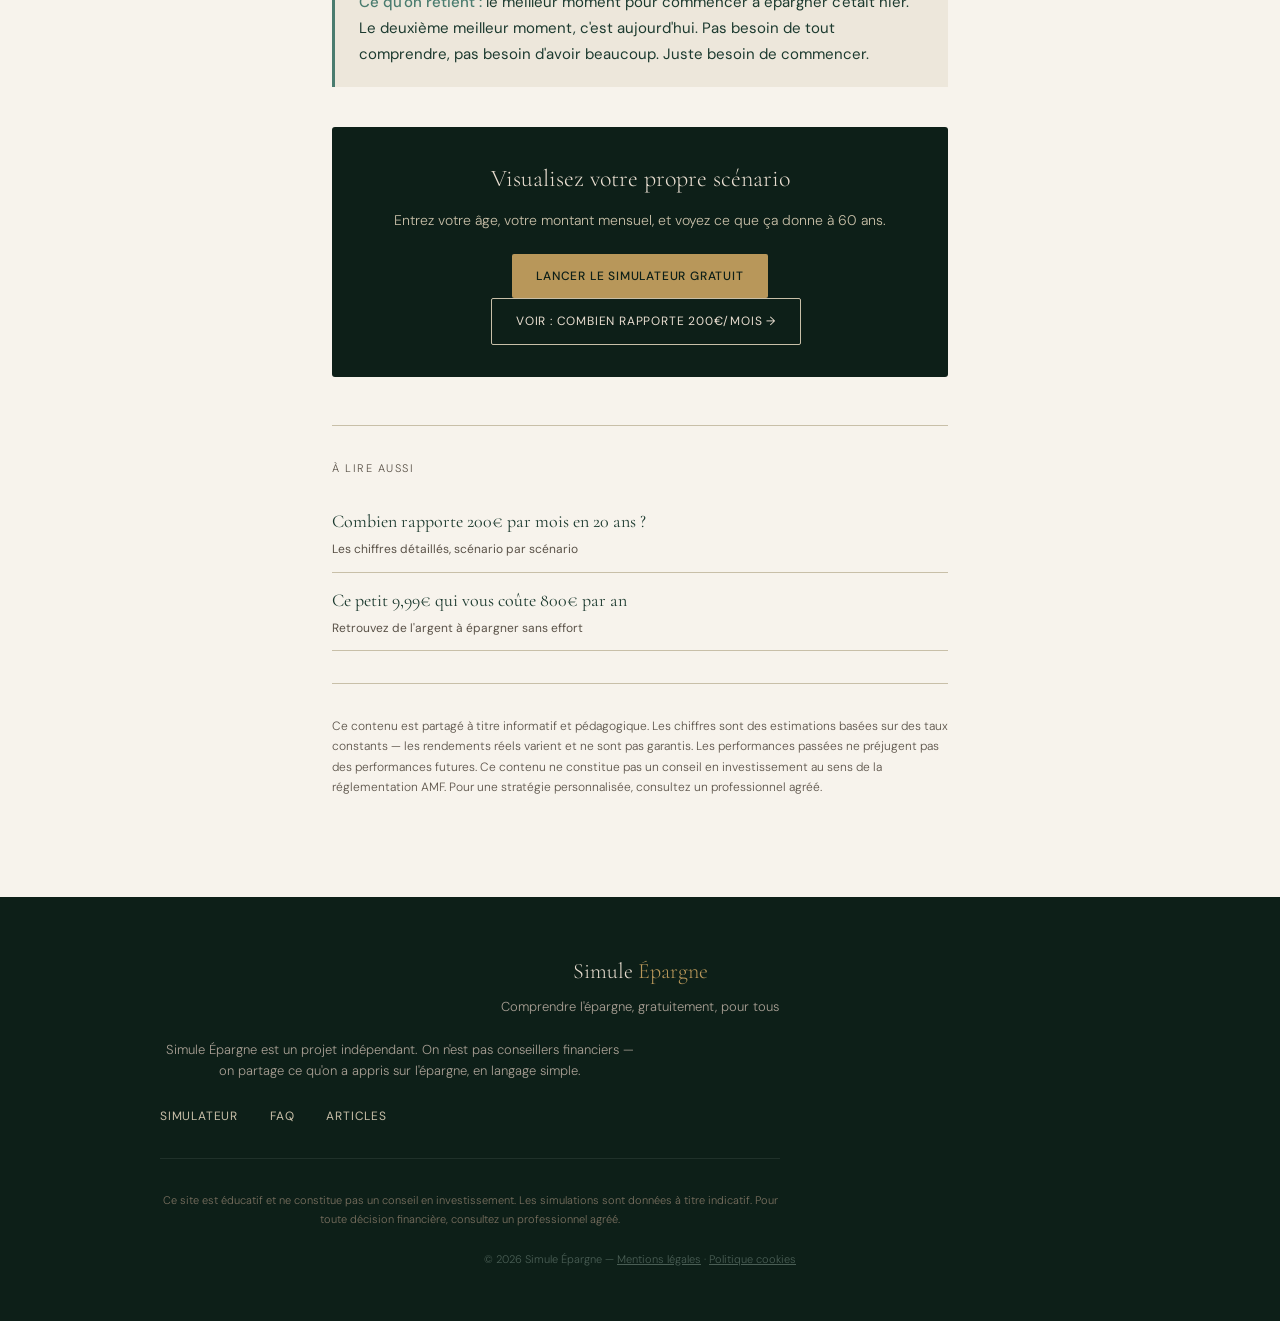
<file: articles/pourquoi-commencer-jeune.html>
<!DOCTYPE html>
<html lang="fr">
<head>
<meta charset="UTF-8">
<meta name="viewport" content="width=device-width, initial-scale=1.0">
<title>Pourquoi commencer à épargner à 25 ans change tout — Simule Épargne</title>
<meta name="description" content="On n'a pas toujours 25 ans. Mais si vous les avez — ou si vous connaissez quelqu'un qui les a — voici ce qu'on aurait voulu savoir à cet âge-là sur l'épargne.">
<meta name="robots" content="index, follow">
<link rel="canonical" href="https://simulepargne.com/articles/pourquoi-commencer-jeune">
<meta property="og:type" content="article">
<meta property="og:title" content="Pourquoi commencer à épargner à 25 ans change tout">
<meta property="og:description" content="Ce qu'on aurait voulu savoir plus tôt — et les chiffres qui font réfléchir.">
<meta property="og:url" content="https://simulepargne.com/articles/pourquoi-commencer-jeune">
<meta property="og:locale" content="fr_FR">
<script type="application/ld+json">
{
  "@context": "https://schema.org",
  "@type": "Article",
  "headline": "Pourquoi commencer à épargner à 25 ans change tout",
  "description": "Ce qu'on aurait voulu savoir plus tôt — et les chiffres qui font réfléchir.",
  "url": "https://simulepargne.com/articles/pourquoi-commencer-jeune",
  "inLanguage": "fr-FR",
  "publisher": {"@type":"Organization","name":"Simule Épargne","url":"https://simulepargne.com"},
  "datePublished": "2026-03-01"
}
</script>
<link rel="preconnect" href="https://fonts.googleapis.com">
<link href="https://fonts.googleapis.com/css2?family=Cormorant+Garamond:ital,wght@0,300;0,400;0,600;1,300;1,400&family=DM+Sans:wght@300;400;500&display=swap" rel="stylesheet">
<style>
*,*::before,*::after{box-sizing:border-box;margin:0;padding:0}
:root{
  --forest:#1C3A2F;--sage:#4A7C6F;--gold:#B8975A;--gold-lt:#D4B882;
  --bg:#F7F3EC;--bg2:#EDE7DB;--bg3:#E4DDD0;
  --text:#1C3A2F;--text-muted:#5A5248;
  --border:#C8BFA8;--dark:#0D1F18;
  --red:#B94040;--white:#FFFFFF;
}

html{scroll-behavior:smooth}
body{padding-top:58px;font-family:'DM Sans',sans-serif;background:#F7F3EC;color:#1C3A2F;line-height:1.7;font-size:16px}
a:focus-visible{outline:3px solid var(--gold);outline-offset:3px;border-radius:2px}
.nav-brand{font-family:'Cormorant Garamond',serif;font-size:18px;font-weight:600;color:#1C3A2F;text-decoration:none}
.nav-brand span{color:var(--gold)}
.nav-back{font-size:12px;letter-spacing:.8px;text-transform:uppercase;color:#C8BFA8;text-decoration:none;transition:color .2s}
.nav-back:hover{color:var(--gold)}
.wrap{max-width:680px;margin:0 auto;padding:3rem 2rem 5rem}
.tag{font-size:11px;letter-spacing:1.5px;text-transform:uppercase;color:var(--gold);margin-bottom:.75rem}
h1{font-family:'Cormorant Garamond',serif;font-size:clamp(30px,5vw,46px);font-weight:300;line-height:1.1;color:#1C3A2F;margin-bottom:1rem}
h1 em{font-style:italic;color:var(--sage)}
.intro{font-size:17px;line-height:1.8;color:#5A5248;font-weight:300;margin-bottom:2rem;padding-bottom:2rem;border-bottom:1px solid var(--border)}
.meta{font-size:12px;color:#5A5248;margin-bottom:2.5rem}
h2{font-family:'Cormorant Garamond',serif;font-size:26px;font-weight:400;color:#1C3A2F;margin:2.5rem 0 .75rem;line-height:1.2}
h2 em{font-style:italic;color:var(--sage)}
p{font-size:16px;line-height:1.85;color:#1C3A2F;margin-bottom:1.25rem;font-weight:300}
strong{font-weight:500}
.versus{display:grid;grid-template-columns:1fr 1fr;gap:1.25rem;margin:2rem 0}
.versus-card{padding:1.5rem;border-radius:2px;background:#EDE7DB;border:1px solid var(--border)}
.versus-card.loser{border-left:3px solid var(--red)}
.versus-card.winner{border-left:3px solid var(--sage)}
.versus-name{font-size:13px;font-weight:500;color:#1C3A2F;margin-bottom:.75rem;text-transform:uppercase;letter-spacing:.5px}
.versus-stat{font-family:'Cormorant Garamond',serif;font-size:36px;font-weight:300;line-height:1;margin-bottom:.25rem}
.versus-card.loser .versus-stat{color:var(--red)}
.versus-card.winner .versus-stat{color:var(--sage)}
.versus-sub{font-size:12px;color:#5A5248}
.versus-diff{background:var(--dark);padding:1rem 1.5rem;margin-top:-.5rem;margin-bottom:1.5rem;text-align:center;font-size:14px;color:#E8DDD0;border-radius:0 0 2px 2px}
.versus-diff strong{color:var(--gold)}
.timeline{margin:1.5rem 0}
.tl-row{display:grid;grid-template-columns:80px 1fr;gap:1rem;padding:.9rem 0;border-bottom:1px solid var(--border);align-items:start}
.tl-row:first-child{border-top:1px solid var(--border)}
.tl-age{font-family:'Cormorant Garamond',serif;font-size:22px;color:var(--gold);font-weight:300;line-height:1.2}
.tl-age small{display:block;font-size:11px;color:#5A5248;font-family:'DM Sans',sans-serif;letter-spacing:.5px;text-transform:uppercase}
.tl-content{font-size:14px;color:#1C3A2F;line-height:1.7}
.tl-content strong{color:var(--sage)}
.myth{background:#EDE7DB;border:1px solid var(--border);padding:1.5rem;margin:1.5rem 0;border-radius:2px}
.myth-q{font-family:'Cormorant Garamond',serif;font-size:20px;color:#5A5248;font-weight:300;margin-bottom:.75rem;font-style:italic}
.myth-a{font-size:15px;color:#1C3A2F;line-height:1.75}
.myth-a strong{color:var(--sage)}
.callout{background:#EDE7DB;border-left:3px solid var(--sage);padding:1.25rem 1.5rem;margin:2rem 0;font-size:15px;line-height:1.75;color:#1C3A2F}
.callout strong{color:var(--sage)}
.steps{margin:1.5rem 0}
.step-row{display:grid;grid-template-columns:36px 1fr;gap:1rem;padding:.9rem 0;border-bottom:1px solid var(--border);align-items:start}
.step-row:first-child{border-top:1px solid var(--border)}
.step-n{font-family:'Cormorant Garamond',serif;font-size:28px;color:var(--sage);font-weight:300;opacity:.6;line-height:1}
.step-title{font-size:15px;font-weight:500;color:#1C3A2F;margin-bottom:.25rem}
.step-body{font-size:14px;color:#5A5248;line-height:1.7}
.cta-block{background:var(--dark);padding:2rem;margin:2.5rem 0;text-align:center;border-radius:3px}
.cta-block h3{font-family:'Cormorant Garamond',serif;font-size:24px;font-weight:300;color:#E8DDD0;margin-bottom:.5rem}
.cta-block p{font-size:14px;color:#C8BFA8;margin-bottom:1.25rem}
.btn-cta{display:inline-block;background:var(--gold);color:var(--dark);font-size:12px;font-weight:500;letter-spacing:.8px;text-transform:uppercase;padding:12px 24px;text-decoration:none;border-radius:2px;transition:background .2s}
.btn-cta:hover{background:var(--gold-lt)}
.btn-ghost{display:inline-block;background:transparent;color:#E8DDD0;font-size:12px;letter-spacing:.8px;text-transform:uppercase;padding:12px 24px;text-decoration:none;border:1.5px solid #C8BFA8;border-radius:2px;margin-left:.75rem;transition:all .2s}
.btn-ghost:hover{border-color:#E8DDD0}
.related{margin-top:3rem;padding-top:2rem;border-top:1px solid var(--border)}
.related-label{font-size:11px;letter-spacing:1.5px;text-transform:uppercase;color:#5A5248;margin-bottom:1rem}
.related-link{display:block;font-family:'Cormorant Garamond',serif;font-size:18px;color:#1C3A2F;text-decoration:none;padding:.75rem 0;border-bottom:1px solid var(--border);transition:color .2s}
.related-link:hover{color:var(--gold)}
.related-link span{font-size:12px;color:#5A5248;font-family:'DM Sans',sans-serif;display:block;margin-top:.15rem}
.disclaimer{font-size:12px;color:#5A5248;line-height:1.7;padding-top:2rem;margin-top:2rem;border-top:1px solid var(--border)}
footer{background:var(--dark);padding:2rem;text-align:center}
.foot-brand{font-family:'Cormorant Garamond',serif;font-size:18px;font-weight:300;color:#E8DDD0}
.foot-brand span{color:var(--gold)}
.foot-link{font-size:12px;color:#C8BFA8;text-decoration:none;margin-top:.25rem;display:block}
@media(max-width:600px){
  .versus{grid-template-columns:1fr}
  .btn-ghost{display:block;margin-left:0;margin-top:.75rem}
}
/* ── NAV ── */
body>nav{position:fixed;top:0;left:0;right:0;z-index:100;display:flex;align-items:center;flex-wrap:nowrap;padding:0 2.5rem;height:58px;background:#F7F3EC;border-bottom:1px solid #C8BFA8;overflow:hidden}
.nav-brand{font-family:'Cormorant Garamond',serif;font-size:19px;font-weight:600;color:#1C3A2F;text-decoration:none;letter-spacing:.3px;flex-shrink:0;white-space:nowrap}
.nav-brand span{color:#B8975A}
.nav-links{display:flex;gap:1.5rem;align-items:center;flex:1;justify-content:center}
.nav-links a{font-size:11px;letter-spacing:.9px;text-transform:uppercase;color:#5A5248;text-decoration:none;transition:color .2s;white-space:nowrap;flex-shrink:0}
.nav-links a:hover{color:#1C3A2F}
.nav-links a.nav-articles{color:#B8975A}
.nav-links a.nav-articles:hover{color:#D4B882}
.nav-cta{background:#B8975A;color:#1C3A2F;font-size:11px;letter-spacing:.8px;text-transform:uppercase;padding:8px 18px;text-decoration:none;transition:background .2s;border-radius:2px;flex-shrink:0;font-weight:500;white-space:nowrap}
.nav-cta:hover{background:#D4B882}
.nav-mobile-btn{display:none;background:none;border:none;cursor:pointer;padding:4px;color:#1C3A2F;flex-shrink:0}
.nav-mobile-btn svg{width:22px;height:22px;stroke:currentColor;fill:none;stroke-width:2}
.nav-mobile-panel{position:fixed;top:58px;left:0;right:0;background:#F7F3EC;border-bottom:1px solid #C8BFA8;padding:1rem 2.5rem;z-index:99;flex-direction:column;gap:.75rem;display:none !important}
.nav-mobile-panel.open{display:flex !important}
.nav-mobile-panel a{font-size:13px;letter-spacing:.8px;text-transform:uppercase;color:#5A5248;text-decoration:none;padding:.5rem 0;border-bottom:1px solid #C8BFA8}
.nav-mobile-panel a:last-child{border-bottom:none;color:#B8975A}
@media(max-width:900px){
  .nav-links{display:none}
  .nav-mobile-btn{display:block;margin-left:auto}
  body>nav{padding:0 1.5rem}
  .nav-cta{display:none}
}
/* ── FOOTER ── */
footer{background:#0D1F18;padding:3.5rem 2.5rem 2rem}
.foot-inner{max-width:960px;margin:0 auto}
.foot-brand{font-family:'Cormorant Garamond',serif;font-size:22px;font-weight:300;color:#E8DDD0;display:block}
.foot-brand span{color:#B8975A}
.foot-tagline{font-size:13px;color:#A89F94;margin-top:.25rem}
.foot-about{font-size:13px;color:#A89F94;margin-top:.75rem;max-width:480px;line-height:1.65}
.foot-nav{display:flex;gap:2rem;flex-wrap:wrap;margin-top:1.5rem}
.foot-nav a{font-size:12px;letter-spacing:.8px;text-transform:uppercase;color:#C8BFA8;text-decoration:none;transition:color .2s}
.foot-nav a:hover{color:#B8975A}
.foot-disc{font-size:11px;line-height:1.7;color:#7A7060;max-width:620px;margin-top:2rem;padding-top:2rem;border-top:1px solid rgba(255,255,255,.08)}
.foot-copy{font-size:11px;color:#4A5E55;margin-top:.75rem}
.foot-copy a{color:#4A5E55;text-decoration:underline}
.foot-copy a:hover{color:#C8BFA8}
</style>
</head>
<body>
<nav role="navigation" aria-label="Navigation principale">
  <a class="nav-brand" href="../index.html">Simule<span> Épargne</span></a>
  <div class="nav-links">
    <a href="../index.html#simulateur">Simulateur</a>
    <a href="../index.html#faq">FAQ</a>
    <a href="../articles/index.html" class="nav-articles">Articles</a>
  </div>
  <button class="nav-mobile-btn" aria-label="Ouvrir le menu" aria-expanded="false" aria-controls="nav-mobile-panel" id="nav-mobile-btn">
    <svg viewBox="0 0 24 24" aria-hidden="true"><line x1="3" y1="6" x2="21" y2="6"/><line x1="3" y1="12" x2="21" y2="12"/><line x1="3" y1="18" x2="21" y2="18"/></svg>
  </button>
  <a class="nav-cta" href="../index.html#simulateur">Simuler</a>
</nav>
<div class="nav-mobile-panel" id="nav-mobile-panel" role="navigation" aria-label="Menu mobile">
  <a href="../index.html#simulateur">Simulateur</a>
  <a href="../index.html#faq">FAQ</a>
  <a href="../articles/index.html">Articles →</a>
</div>
<main class="wrap">
  <p class="tag">Épargne & temps</p>
  <h1>Pourquoi commencer à épargner<br>à 25 ans <em>change tout</em></h1>
  <p class="intro">On n'a pas toujours 25 ans. Mais si vous les avez — ou si vous connaissez quelqu'un qui les a — voici ce qu'on aurait voulu savoir à cet âge-là. Pas des conseils. Juste des chiffres qui font réfléchir.</p>
  <p class="meta">Simule Épargne · Lecture : 5 minutes · Ce n'est pas un conseil financier, juste ce qu'on a compris</p>

  <h2>Le temps vaut <em>plus que l'argent</em></h2>
  <p>On a longtemps cru que pour bien épargner, il fallait avoir beaucoup d'argent. C'est faux. Ce qui compte le plus, c'est le temps. Et c'est quelque chose que vous ne pouvez pas acheter plus tard.</p>
  <p>Voici deux personnes. Même montant mensuel. Même taux. Une seule différence : l'âge auquel elles commencent.</p>

  <div class="versus" aria-label="Comparaison entre deux épargnants">
    <div class="versus-card winner">
      <div class="versus-name">Sarah — commence à 25 ans</div>
      <div class="versus-stat">100 €/mois</div>
      <div class="versus-sub">pendant 35 ans jusqu'à 60 ans</div>
      <div style="margin-top:1rem;font-family:'Courier New',monospace;font-size:18px;color:var(--sage)">340 000 €<span style="font-size:12px;color:#5A5248;display:block;margin-top:.2rem">calculé à 7%/an — taux historique des indices mondiaux</span></div>
      <div class="versus-sub">42 000€ versés</div>
    </div>
    <div class="versus-card loser">
      <div class="versus-name">Marc — commence à 35 ans</div>
      <div class="versus-stat">100 €/mois</div>
      <div class="versus-sub">pendant 25 ans jusqu'à 60 ans</div>
      <div style="margin-top:1rem;font-family:'Courier New',monospace;font-size:18px;color:var(--red)">81 000 €</div>
      <div class="versus-sub">30 000€ versés</div>
    </div>
  </div>
  <div class="versus-diff">
    Sarah finit avec <strong>259 000€ de plus</strong> que Marc — pour seulement 12 000€ de versements supplémentaires.
  </div>

  <p>Marc a versé 30 000€. Sarah a versé 42 000€ — soit 12 000€ de plus. Mais Sarah repart avec 259 000€ de plus. Ces 10 années de différence ont une valeur absolument disproportionnée. C'est la magie du temps sur l'épargne.</p>

  <h2>Ce qui se passe <em>décennie après décennie</em></h2>
  <p>Voici ce que devient un investissement de 100€/mois commencé à 25 ans, année après année :</p>

  <div class="timeline" role="list" aria-label="Évolution de l'épargne commencée à 25 ans">
    <div class="tl-row" role="listitem">
      <div class="tl-age">25 ans<small>départ</small></div>
      <div class="tl-content">Vous ouvrez un PEA avec 100€. Le compteur fiscal des 5 ans démarre. <strong>Capital : 100€</strong></div>
    </div>
    <div class="tl-row" role="listitem">
      <div class="tl-age">30 ans<small>5 ans</small></div>
      <div class="tl-content">Votre PEA a 5 ans — vous bénéficiez maintenant de l'exonération fiscale. <strong>Capital : ~7 200€</strong></div>
    </div>
    <div class="tl-row" role="listitem">
      <div class="tl-age">35 ans<small>10 ans</small></div>
      <div class="tl-content">L'effet boule de neige commence à être vraiment visible. Marc vient juste de commencer. <strong>Capital : ~17 400€</strong></div>
    </div>
    <div class="tl-row" role="listitem">
      <div class="tl-age">45 ans<small>20 ans</small></div>
      <div class="tl-content">Vous avez versé 24 000€. Votre capital est déjà bien au-delà. <strong>Capital : ~61 000€</strong></div>
    </div>
    <div class="tl-row" role="listitem">
      <div class="tl-age">60 ans<small>35 ans</small></div>
      <div class="tl-content">Résultat final pour 42 000€ versés en tout. <strong>Capital : ~340 000€</strong></div>
    </div>
  </div>

  <h2>Les excuses qu'on s'est <em>toutes faites</em></h2>

  <div class="myth">
    <div class="myth-q">"Je n'ai pas assez d'argent pour épargner."</div>
    <div class="myth-a">100€/mois c'est <strong>3,30€ par jour</strong>. Beaucoup moins que ce qu'on dépense sans y penser. Ce n'est pas une question de montant — c'est une question d'habitude. Même 50€/mois sur 35 ans, ça fait 170 000€.</div>
  </div>

  <div class="myth">
    <div class="myth-q">"Je commencerai quand j'aurai un meilleur salaire."</div>
    <div class="myth-a">C'est la phrase la plus coûteuse en finance personnelle. Chaque année d'attente a un coût réel et calculable. <strong>Attendre 5 ans de plus pour commencer peut coûter plusieurs dizaines de milliers d'euros</strong> à l'arrivée.</div>
  </div>

  <div class="myth">
    <div class="myth-q">"La bourse c'est risqué, je préfère attendre."</div>
    <div class="myth-a">Le risque diminue avec le temps. Sur 30 ans, les grands indices mondiaux n'ont historiquement jamais terminé en perte — en devise locale, pour un investisseur discipliné qui ne vend pas au creux. Le vrai risque, c'est de ne pas investir du tout et de laisser l'inflation grignoter votre épargne sur un livret à 1,5%.</div>
  </div>

  <div class="myth">
    <div class="myth-q">"Je ne comprends pas suffisamment la finance."</div>
    <div class="myth-a">Vous n'avez pas besoin de tout comprendre pour commencer. <strong>Un PEA (plafond versements : 150 000€) + un ETF monde + un virement automatique</strong>, c'est suffisant pour démarrer. Le reste, vous l'apprendrez en chemin.</div>
  </div>

  <h2>Concrètement, <em>que faire maintenant</em> ?</h2>
  <p>Si vous avez entre 20 et 35 ans, voici ce qu'on aurait voulu qu'on nous dise :</p>

  <div class="steps" role="list" aria-label="Étapes concrètes">
    <div class="step-row" role="listitem">
      <div class="step-n" aria-hidden="true">1</div>
      <div>
        <div class="step-title">Ouvrez un PEA cette semaine</div>
        <div class="step-body">Même avec 10€. Ce qui compte, c'est la date d'ouverture — le compteur fiscal des 5 ans démarre ce jour-là. Dans une banque en ligne, c'est gratuit et ça prend 10 minutes.</div>
      </div>
    </div>
    <div class="step-row" role="listitem">
      <div class="step-n" aria-hidden="true">2</div>
      <div>
        <div class="step-title">Programmez un virement automatique</div>
        <div class="step-body">Le jour de la paie, un montant part vers votre épargne avant même que vous le voyiez. Même 50€. L'automatisme est plus puissant que la discipline.</div>
      </div>
    </div>
    <div class="step-row" role="listitem">
      <div class="step-n" aria-hidden="true">3</div>
      <div>
        <div class="step-title">Ne regardez pas trop souvent</div>
        <div class="step-body">L'épargne long terme se gère en années, pas en jours. La tentation de vendre quand les marchés baissent est le plus grand ennemi du petit épargnant. Investissez, automatisez, oubliez.</div>
      </div>
    </div>
  </div>

  <div class="callout">
    <strong>Ce qu'on retient :</strong> le meilleur moment pour commencer à épargner c'était hier. Le deuxième meilleur moment, c'est aujourd'hui. Pas besoin de tout comprendre, pas besoin d'avoir beaucoup. Juste besoin de commencer.
  </div>

  <div class="cta-block">
    <h3>Visualisez votre propre scénario</h3>
    <p>Entrez votre âge, votre montant mensuel, et voyez ce que ça donne à 60 ans.</p>
    <a class="btn-cta" href="../index.html#simulateur">Lancer le simulateur gratuit</a>
    <a class="btn-ghost" href="combien-rapporte-200-euros-par-mois.html">Voir : combien rapporte 200€/mois →</a>
  </div>

  <div class="related">
    <p class="related-label">À lire aussi</p>
    <a class="related-link" href="combien-rapporte-200-euros-par-mois.html">
      Combien rapporte 200€ par mois en 20 ans ?
      <span>Les chiffres détaillés, scénario par scénario</span>
    </a>
    <a class="related-link" href="controle-abonnements.html">
      Ce petit 9,99€ qui vous coûte 800€ par an
      <span>Retrouvez de l'argent à épargner sans effort</span>
    </a>
  </div>

  <p class="disclaimer">Ce contenu est partagé à titre informatif et pédagogique. Les chiffres sont des estimations basées sur des taux constants — les rendements réels varient et ne sont pas garantis. Les performances passées ne préjugent pas des performances futures. Ce contenu ne constitue pas un conseil en investissement au sens de la réglementation AMF. Pour une stratégie personnalisée, consultez un professionnel agréé.</p>
</main>
<footer role="contentinfo">
  <div class="foot-inner">
    <div class="foot-brand">Simule<span> Épargne</span></div>
    <p class="foot-tagline">Comprendre l'épargne, gratuitement, pour tous</p>
    <p class="foot-about">Simule Épargne est un projet indépendant. On n'est pas conseillers financiers — on partage ce qu'on a appris sur l'épargne, en langage simple.</p>
    <nav class="foot-nav" aria-label="Navigation footer">
      <a href="../index.html#simulateur">Simulateur</a>
      <a href="../index.html#faq">FAQ</a>
      <a href="../articles/index.html">Articles</a>
    </nav>
    <p class="foot-disc">Ce site est éducatif et ne constitue pas un conseil en investissement. Les simulations sont données à titre indicatif. Pour toute décision financière, consultez un professionnel agréé.</p>
    <p class="foot-copy">© 2026 Simule Épargne — <a href="../mentions-legales.html">Mentions légales</a> · <a href="../politique-cookies.html">Politique cookies</a></p>
  </div>
</footer>
<script>
(function(){
  var btn=document.getElementById('nav-mobile-btn');
  var panel=document.getElementById('nav-mobile-panel');
  if(!btn||!panel)return;
  btn.addEventListener('click',function(){
    var open=panel.classList.toggle('open');
    btn.setAttribute('aria-expanded',open?'true':'false');
    btn.querySelector('svg').innerHTML=open
      ?'<line x1="3" y1="6" x2="21" y2="18"/><line x1="3" y1="18" x2="21" y2="6"/>'
      :'<line x1="3" y1="6" x2="21" y2="6"/><line x1="3" y1="12" x2="21" y2="12"/><line x1="3" y1="18" x2="21" y2="18"/>';
  });
  panel.querySelectorAll('a').forEach(function(a){
    a.addEventListener('click',function(){
      panel.classList.remove('open');
      btn.setAttribute('aria-expanded','false');
    });
  });
})();
</script>
</body>
</html>
</file>
